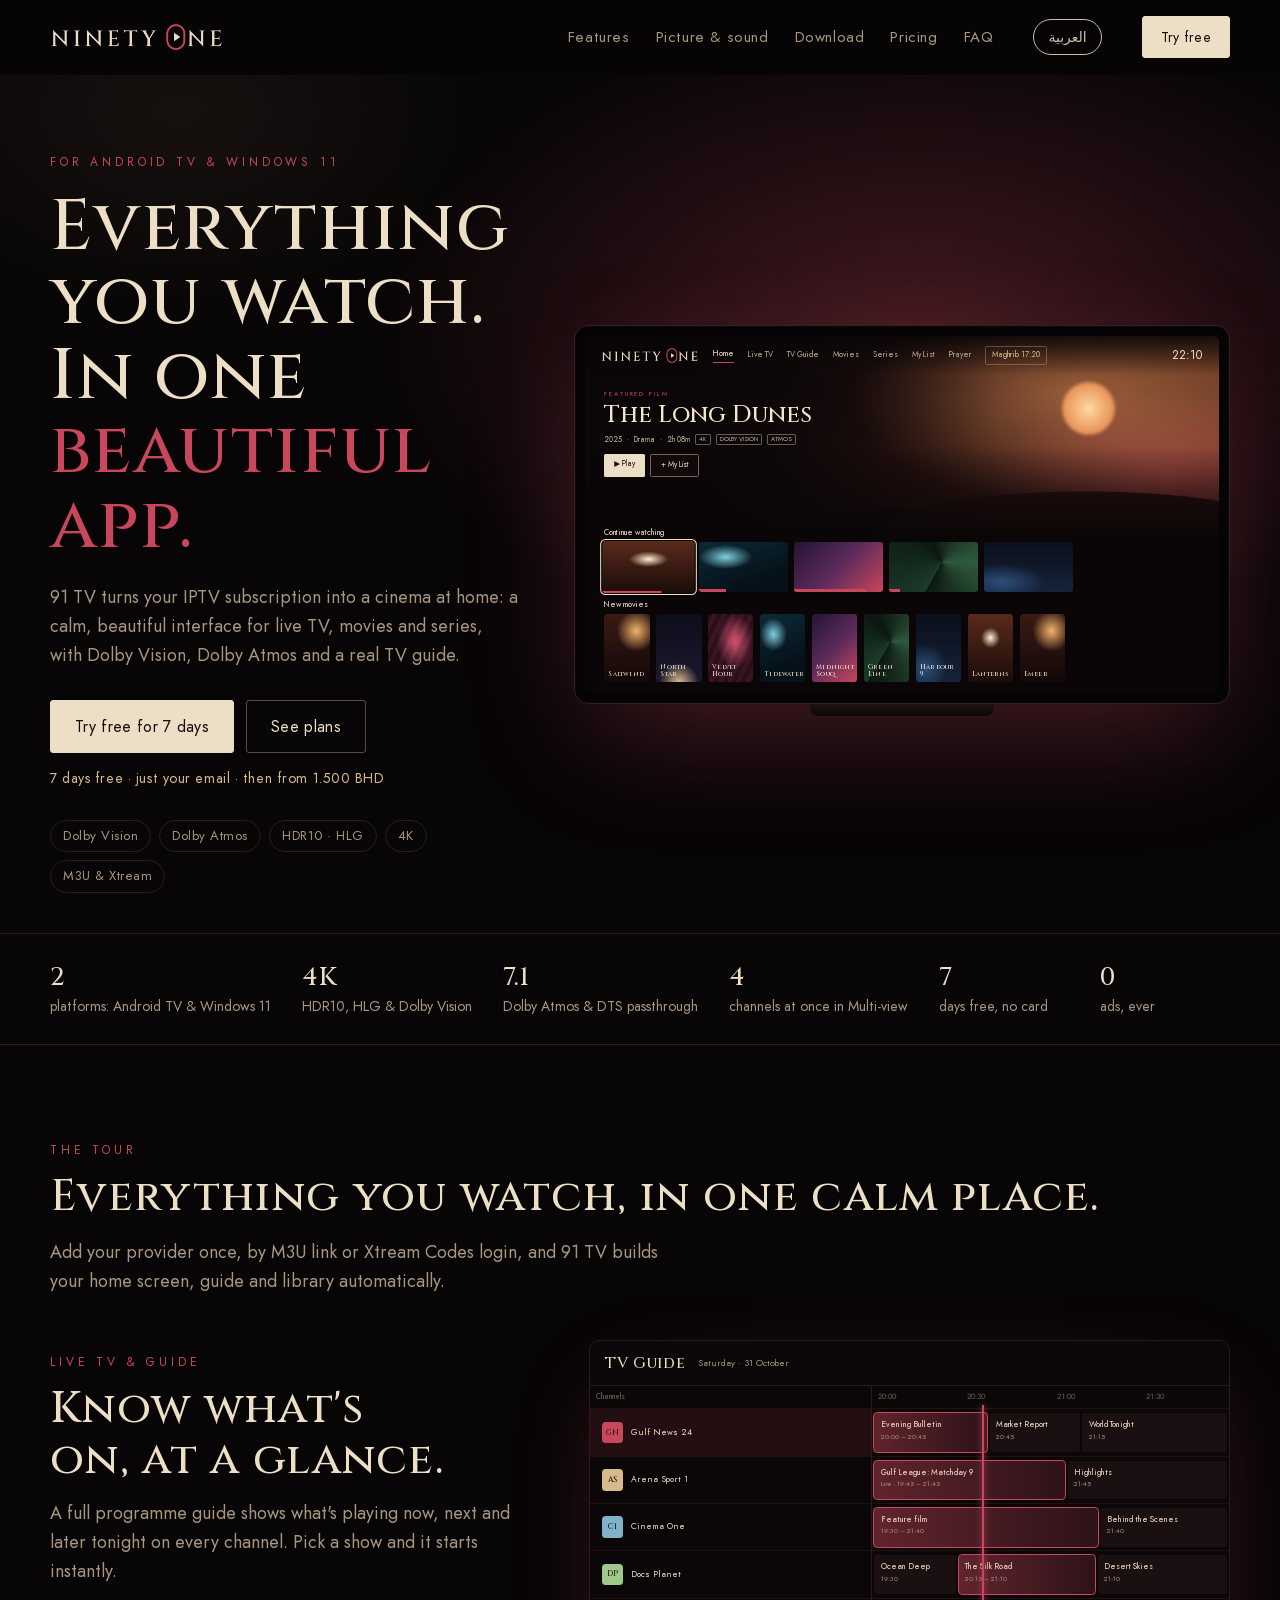
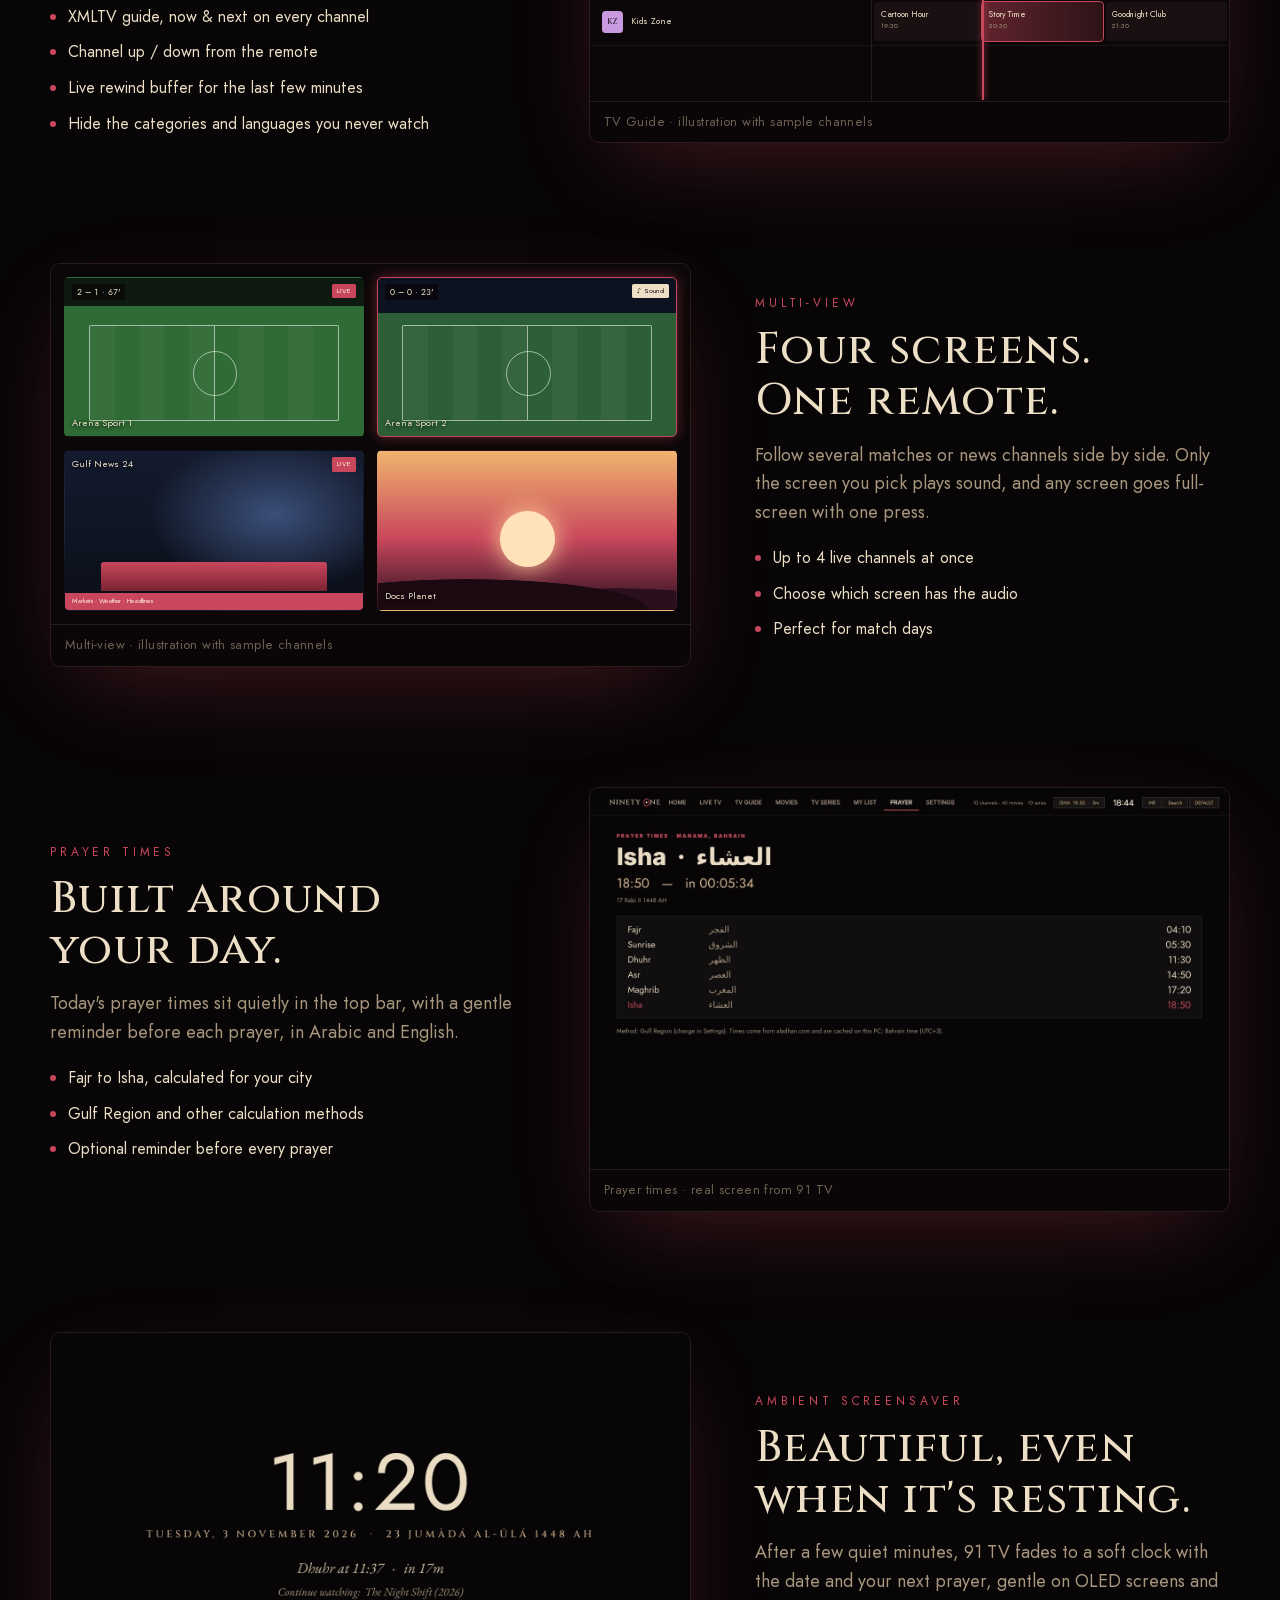
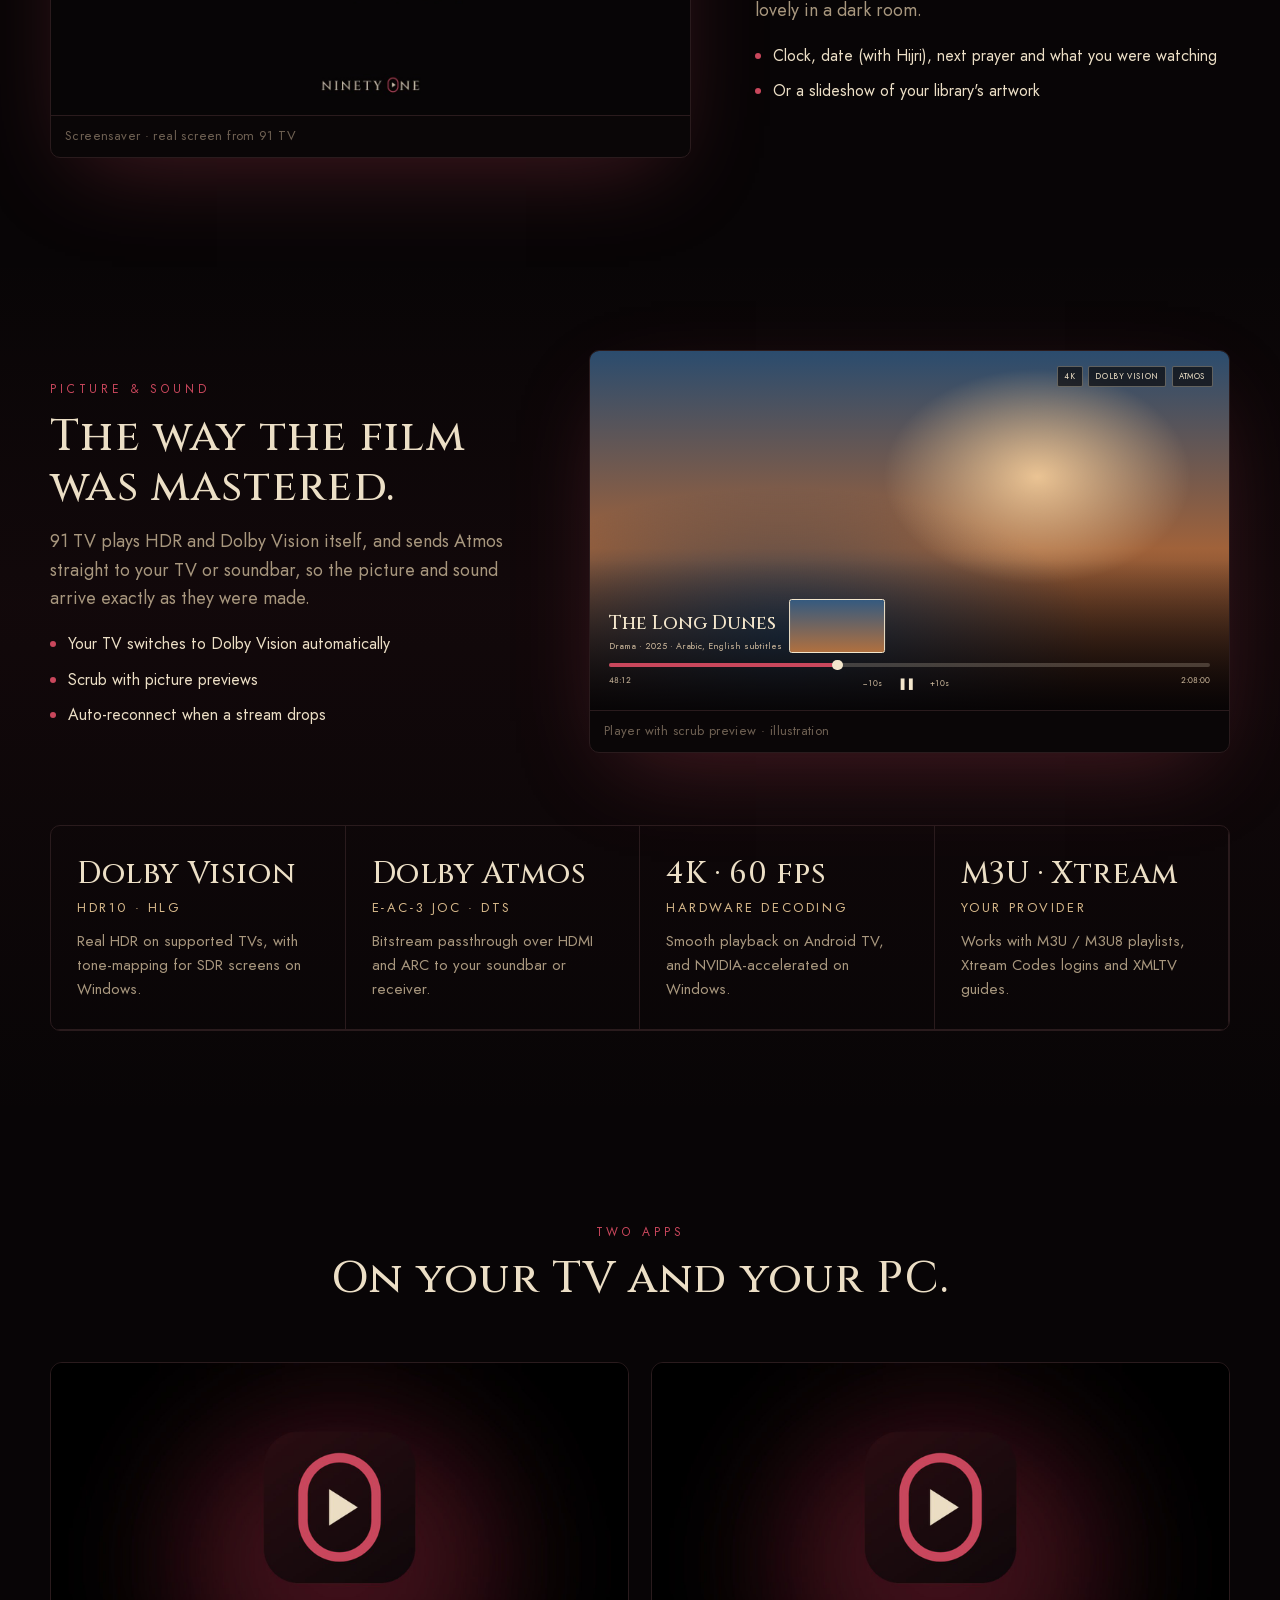
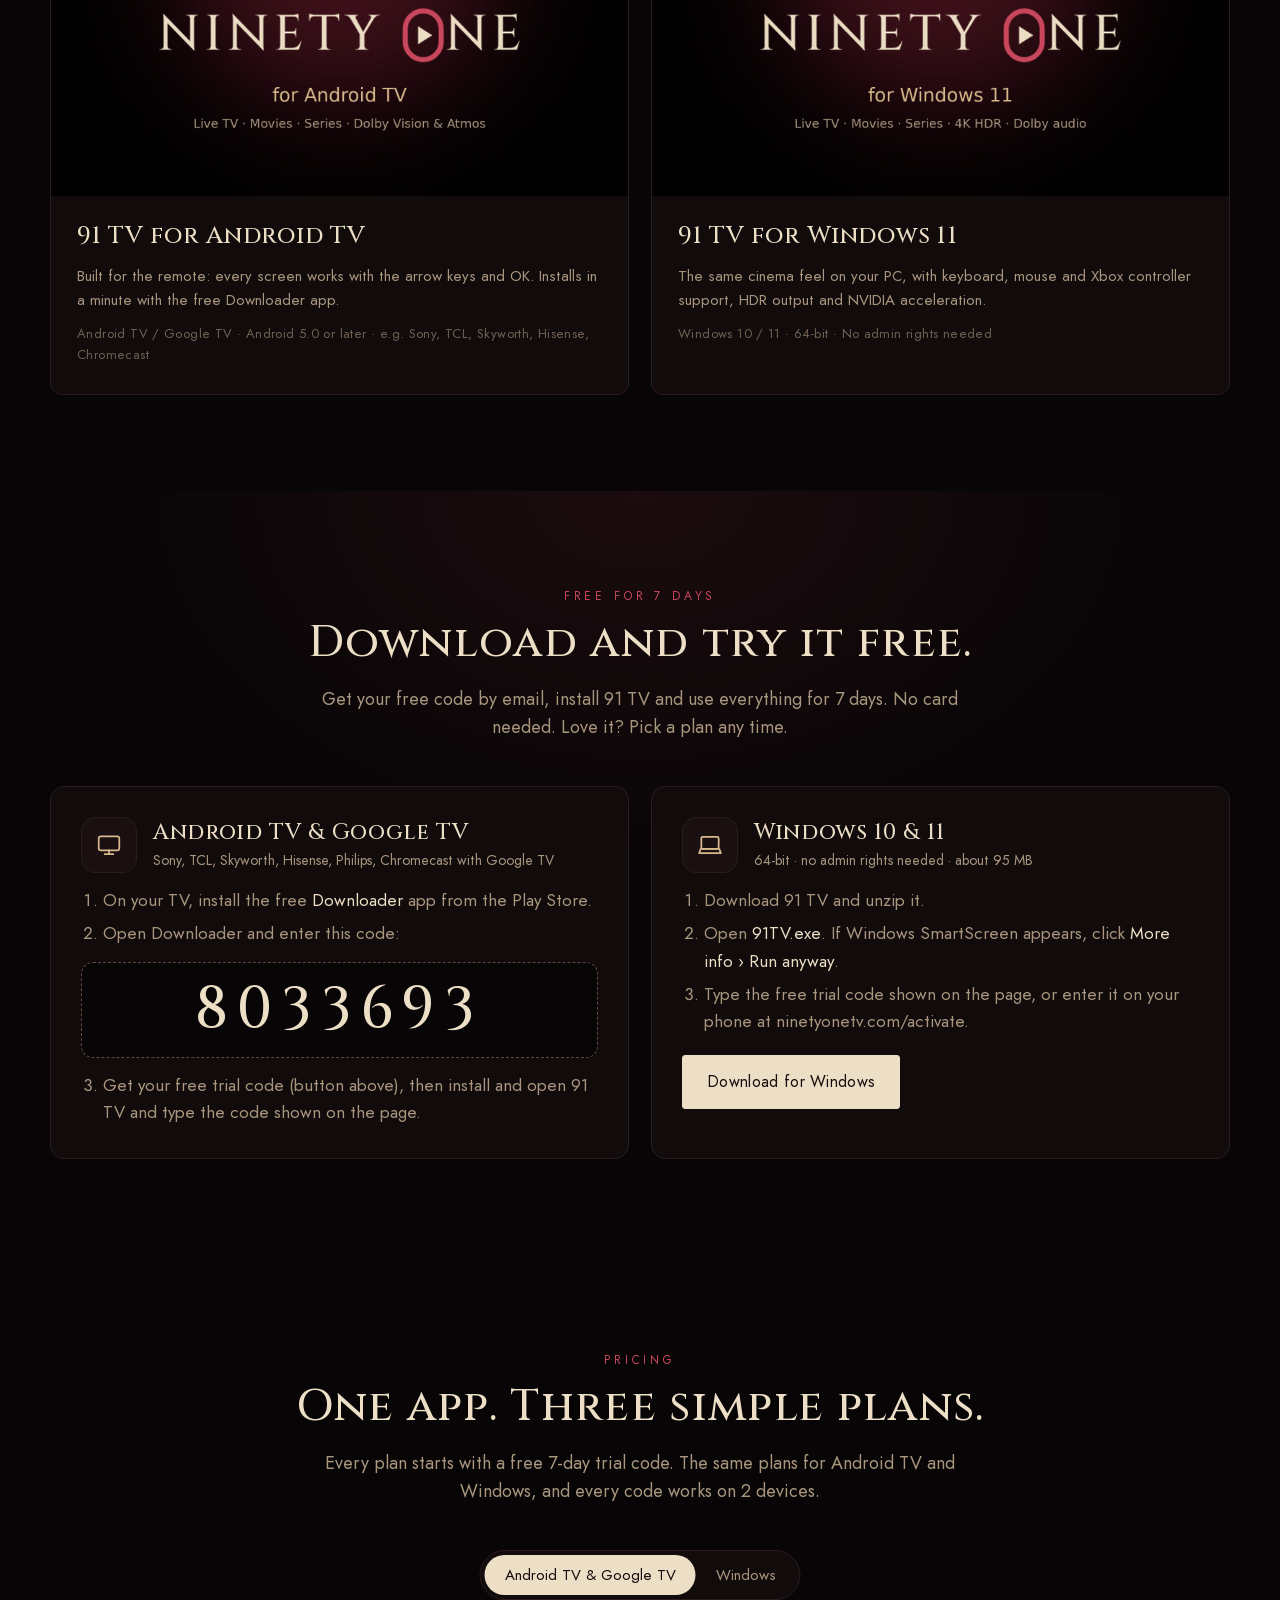
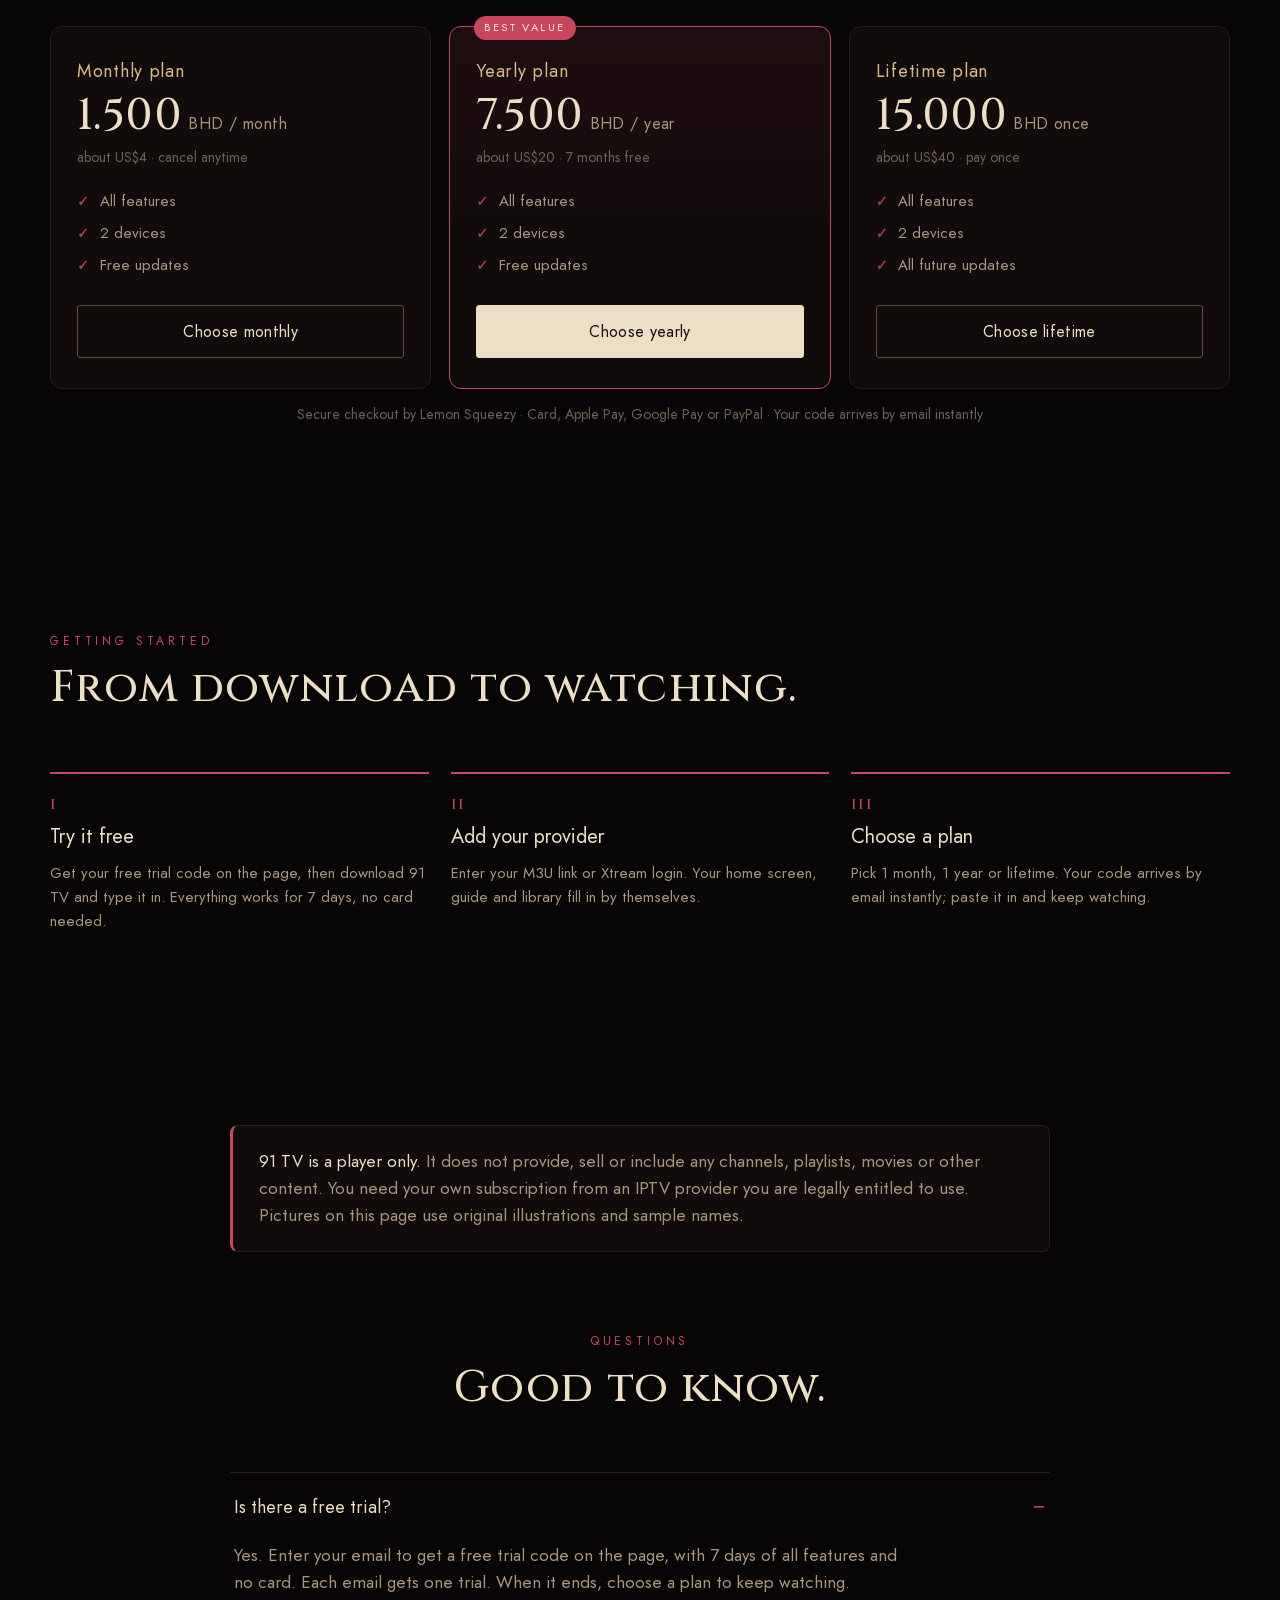
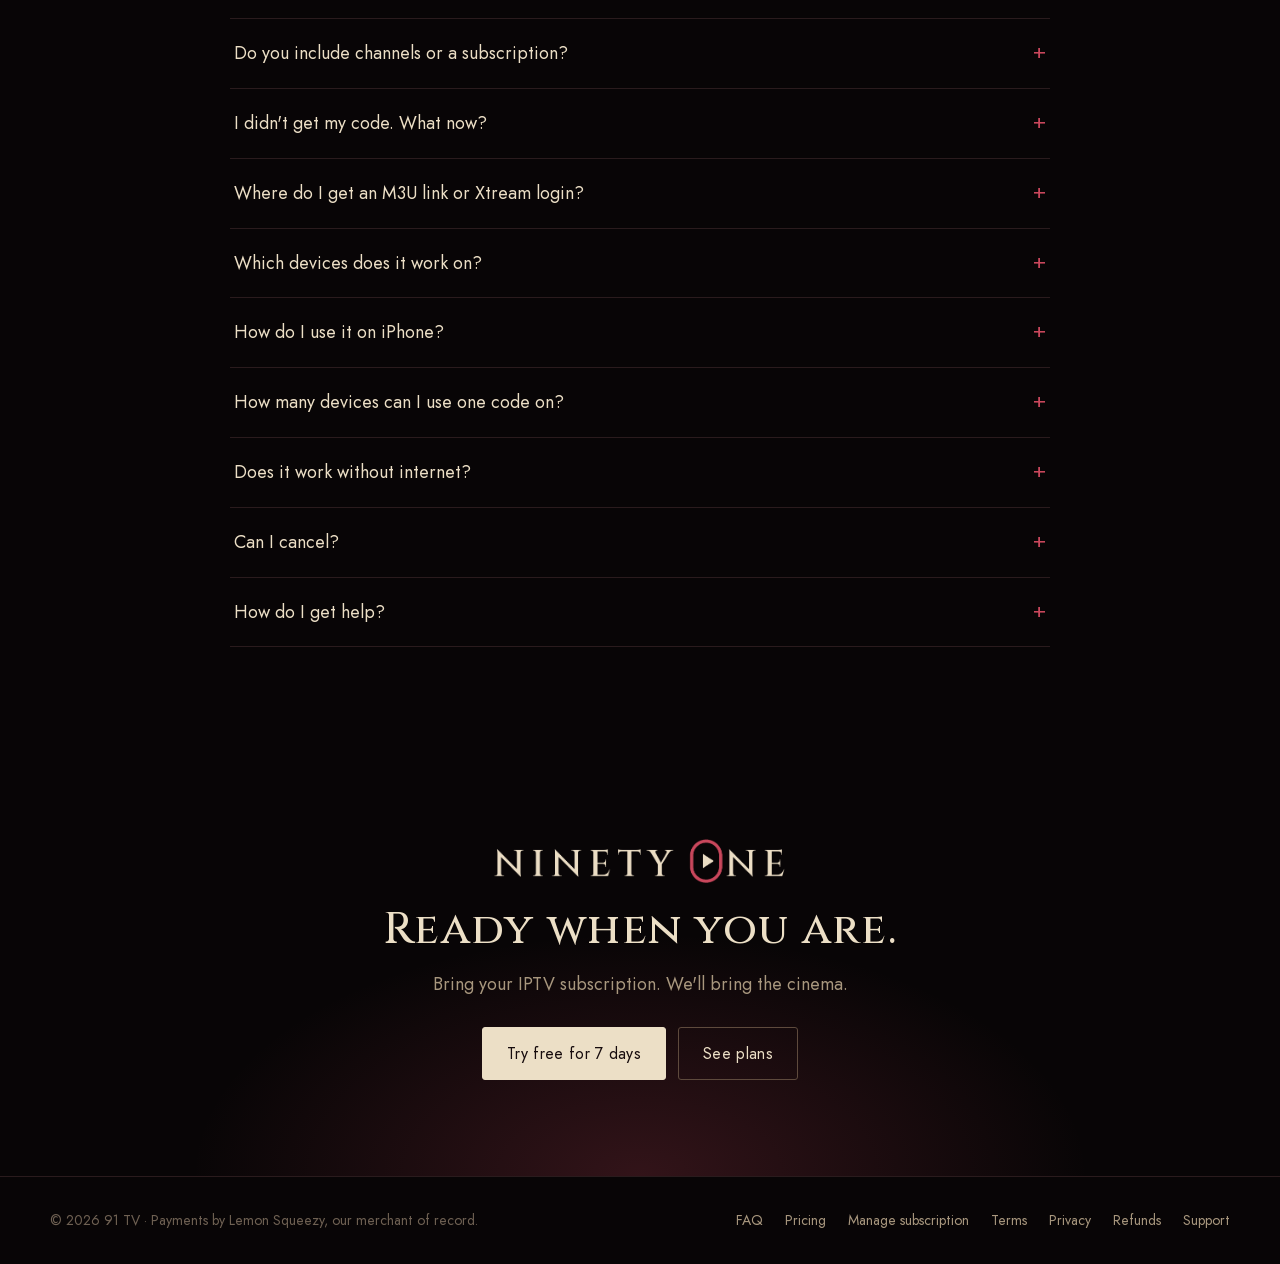
<file: docs/index.html>
<!DOCTYPE html>

<html lang="en">
<head>
<meta charset="utf-8"/>
<meta content="width=device-width,initial-scale=1,viewport-fit=cover" name="viewport"/>
<title>91 TV</title>
<meta content="91 TV is a premium IPTV player for Android TV and Windows 11. Live TV, movies and series from your own provider, in Dolby Vision and Atmos. No channels included." name="description"/>
<meta content="91 TV – your IPTV, in its best light" property="og:title"/>
<meta content="A premium IPTV player for Android TV and Windows 11. Bring your own subscription." property="og:description"/>
<meta content="site/cover_tv.jpg" property="og:image"/>
<meta content="#080506" name="theme-color"/>
<link href="icon-192.png" rel="icon"/>
<link href="icon-180.png" rel="apple-touch-icon"/>
<link as="font" crossorigin="" href="site/fonts/cinzel.ttf" rel="preload" type="font/ttf"/>
<style>
@font-face{font-family:"Cinzel";src:url(site/fonts/cinzel.ttf) format("truetype");font-weight:400 900;font-display:swap}
@font-face{font-family:"Jost";src:url(site/fonts/jost.ttf) format("truetype");font-weight:100 900;font-display:swap}
/* Layout: a darkened screening room. Rose light leaks from behind each screen; sections read like a programme, top to bottom. */
:root{
  --bg:#080506; --surface:#120b0c; --raise:#1a1012; --line:#2a1b1d; --text:#ecdfc6; --muted:#a8977e; --dim:#6f6153; --gold:#d8b98b; --rose:#c9475c; --ink:#160b0d;
  --display:"Cinzel","Trajan Pro",Georgia,serif; --body:"Jost","Avenir Next","Segoe UI",system-ui,sans-serif;
  color-scheme:dark;
}
*{box-sizing:border-box}
html{scroll-behavior:smooth}
@media (prefers-reduced-motion:reduce){html{scroll-behavior:auto}*{animation:none!important;transition:none!important}}
body{margin:0;background:var(--bg);color:var(--text);font:400 17px/1.6 var(--body);-webkit-font-smoothing:antialiased}
img{max-width:100%;height:auto;display:block}
a{color:var(--gold)}
:focus-visible{outline:2px solid var(--rose);outline-offset:3px}
.gut{padding-left:max(20px,env(safe-area-inset-left,0px));padding-right:max(20px,env(safe-area-inset-right,0px))}
.wrap{max-width:1180px;margin:0 auto}
.btn{display:inline-flex;align-items:center;gap:8px;background:var(--text);color:var(--ink);text-decoration:none;font-weight:500;padding:13px 24px;border-radius:3px;letter-spacing:.02em;font-size:16px;border:1px solid var(--text);transition:transform .15s,filter .15s}
.btn:hover{filter:brightness(1.07);transform:translateY(-1px)}
.btn.ghost{background:transparent;color:var(--text);border-color:#5e4a3d}
.eyebrow{font-size:12px;letter-spacing:.32em;text-transform:uppercase;color:var(--rose);font-weight:500}
h1,h2,h3{text-wrap:balance}
h2{font:500 clamp(28px,4vw,44px)/1.15 var(--display);letter-spacing:.03em;margin:10px 0 14px}
.sub{color:var(--muted);max-width:58ch;font-size:18px;font-weight:300;margin:0}

/* nav */
.nav{position:sticky;top:0;z-index:20;background:rgba(8,5,6,.82);backdrop-filter:blur(12px);-webkit-backdrop-filter:blur(12px);border-bottom:1px solid transparent;padding-top:env(safe-area-inset-top,0px)}
.nav.scrolled{border-bottom-color:var(--line)}
.nav .wrap{display:flex;align-items:center;gap:28px;padding-block:16px}
.nav img{height:26px;width:auto}
.nav nav{display:flex;gap:26px;margin-left:auto}
.nav nav a{color:var(--muted);text-decoration:none;font-size:15px;letter-spacing:.04em}
.nav nav a:hover{color:var(--text)}
.nav .btn{padding:9px 18px;font-size:14px}
@media (max-width:820px){.nav nav{display:none}.nav .btn{margin-left:auto}}

/* hero */
.hero{position:relative;padding-block:72px 40px;overflow:hidden}
.hero::before{content:"";position:absolute;inset:-20% -10% auto;height:120%;background:radial-gradient(50% 45% at 68% 42%,rgba(201,71,92,.30),transparent 70%),radial-gradient(30% 30% at 20% 20%,rgba(216,185,139,.07),transparent 70%);pointer-events:none}
.hero .wrap{position:relative;display:grid;grid-template-columns:minmax(0,5fr) minmax(0,7fr);gap:56px;align-items:center}
.hero h1{font:600 clamp(40px,5.6vw,72px)/1.04 var(--display);letter-spacing:.02em;margin:16px 0 20px}
.hero h1 em{font-style:normal;color:var(--rose)}
.hero .sub{margin-bottom:30px}
.ctas{display:flex;gap:12px;flex-wrap:wrap}
.chips{display:flex;flex-wrap:wrap;gap:8px;margin-top:30px}
.chip{border:1px solid var(--line);color:var(--muted);font-size:13px;padding:5px 12px;border-radius:99px;letter-spacing:.04em}
@media (max-width:920px){.hero .wrap{grid-template-columns:1fr;gap:40px}.hero{padding-block:44px 24px}}

/* TV frame */
.tv{position:relative}
.tv .bezel{background:#050304;border:1px solid #2e2224;border-radius:14px;padding:10px;box-shadow:0 40px 120px -20px rgba(201,71,92,.35),0 0 0 1px rgba(255,255,255,.02) inset}
.tv .stand{width:28%;height:12px;margin:0 auto;background:linear-gradient(#1b1214,#0c0809);border-radius:0 0 8px 8px}
.screen{position:relative;aspect-ratio:16/9;border-radius:6px;overflow:hidden;background:#0a0607;container-type:inline-size}

/* mock: home screen */
.m-top{position:absolute;inset:0 0 auto;display:flex;align-items:center;gap:2.2cqw;padding:1.6cqw 2.6cqw;font-size:1.25cqw;color:#b9a891;z-index:3;background:linear-gradient(rgba(8,5,6,.85),transparent)}
.m-top b{font:600 2.1cqw var(--display);color:var(--text);letter-spacing:.06em}
.m-logo{height:2.3cqw;width:auto;display:block}
.m-top span.on{color:var(--text);border-bottom:.2cqw solid var(--rose);padding-bottom:.3cqw}
.m-top .clk{margin-left:auto;font:500 1.9cqw var(--body);color:var(--text)}
.m-top .pr{border:1px solid rgba(216,185,139,.35);color:var(--gold);padding:.3cqw 1cqw;border-radius:.3cqw}
.m-hero{position:absolute;inset:0 0 44% 0;background:
  radial-gradient(60% 90% at 78% 30%,rgba(232,150,90,.55),transparent 60%),
  radial-gradient(40% 60% at 92% 70%,rgba(201,71,92,.5),transparent 70%),
  linear-gradient(115deg,#140a0b 30%,#3a1a14 70%,#6b3a22 100%)}
.m-hero::after{content:"";position:absolute;inset:0;background:linear-gradient(90deg,rgba(10,6,7,.92) 18%,transparent 65%),linear-gradient(transparent 55%,#0a0607)}
.m-dune{position:absolute;right:0;bottom:0;width:70%;height:55%;background:radial-gradient(120% 100% at 70% 100%,#2a120e 40%,transparent 41%),radial-gradient(90% 80% at 20% 110%,#1d0d0b 45%,transparent 46%)}
.m-sun{position:absolute;right:16%;top:22%;width:9cqw;height:9cqw;border-radius:50%;background:radial-gradient(#ffd9a3,#e8965a 60%,transparent 70%);filter:blur(.2cqw)}
.m-feat{position:absolute;left:3cqw;top:8.4cqw;z-index:2;width:42%}
.m-feat .k{font-size:1cqw;letter-spacing:.3em;color:var(--rose);text-transform:uppercase}
.m-feat h4{font:600 3.8cqw/1.05 var(--display);margin:.6cqw 0 .8cqw;color:#f3e6cc}
.m-feat .meta{font-size:1.15cqw;color:#c9b79c;display:flex;gap:.8cqw;flex-wrap:wrap;align-items:center}
.m-feat .meta em{font-style:normal;border:1px solid rgba(236,223,198,.4);padding:0 .5cqw;border-radius:.25cqw;font-size:.95cqw}
.m-feat .bt{display:flex;gap:.8cqw;margin-top:1.4cqw}
.m-feat .bt span{font-size:1.2cqw;padding:.7cqw 1.6cqw;border-radius:.25cqw;background:#ecdfc6;color:#160b0d;font-weight:600}
.m-feat .bt span+span{background:rgba(20,10,12,.6);color:#ecdfc6;border:1px solid #7a6250;font-weight:400}
.m-rows{position:absolute;left:3cqw;right:0;bottom:1.6cqw;z-index:2}
.m-rows h5{margin:0 0 .6cqw;font:500 1.25cqw var(--body);color:var(--text)}
.m-row{display:flex;gap:1cqw}
.m-row + h5{margin-top:1.2cqw}
.m-wide{flex:0 0 14cqw;aspect-ratio:16/9;border-radius:.5cqw;position:relative;overflow:hidden}
.m-wide i{position:absolute;left:0;bottom:0;height:.35cqw;background:var(--rose)}
.m-wide.f{outline:.25cqw solid var(--text);outline-offset:.2cqw;transform:scale(1.04)}
.m-post{flex:0 0 7.2cqw;aspect-ratio:2/3;border-radius:.5cqw;position:relative;overflow:hidden;display:flex;align-items:flex-end;padding:.7cqw;font:600 1cqw/1.1 var(--display);color:#f3e6cc;letter-spacing:.03em}
/* original artwork, CSS only */
.a1{background:radial-gradient(70% 50% at 70% 25%,#f2b36b,transparent 60%),linear-gradient(#3a1a14,#120808)}
.a2{background:radial-gradient(50% 40% at 30% 30%,#7fd0e0,transparent 60%),linear-gradient(160deg,#0c2a36,#06121a 70%)}
.a3{background:repeating-linear-gradient(115deg,#2a0f1a 0 6%,#3b1424 6% 12%),radial-gradient(40% 40% at 60% 40%,#c9475c,transparent)}
.a3{background-blend-mode:screen}
.a4{background:radial-gradient(60% 40% at 50% 100%,#d8b98b,transparent 70%),linear-gradient(#0d0d18,#1c1830)}
.a5{background:conic-gradient(from 210deg at 60% 40%,#1b3b2a,#0b1610,#2f5a3c,#0b1610)}
.a6{background:radial-gradient(35% 25% at 50% 35%,#fff1d6,transparent 60%),linear-gradient(#5a2a1c,#1a0c09)}
.a7{background:linear-gradient(135deg,#251433 0%,#5b2a5a 50%,#c9475c 100%)}
.a8{background:radial-gradient(80% 60% at 20% 80%,#2b4f7a,transparent 60%),linear-gradient(#0a0f1a,#16233a)}

/* sections */
section{padding-block:96px}
.head{display:flex;flex-direction:column;gap:2px;margin-bottom:44px}
.head.center{align-items:center;text-align:center}

/* strip */
.strip{border-block:1px solid var(--line);padding-block:26px}
.strip .wrap{display:flex;justify-content:space-between;gap:24px;flex-wrap:wrap}
.strip .wrap > div{display:flex;flex-direction:column;min-width:130px}
.strip b{font:600 26px var(--display);letter-spacing:.02em;font-variant-numeric:tabular-nums}
.strip span{color:var(--muted);font-size:14px}

/* showcase rows */
.show{display:grid;grid-template-columns:minmax(0,1fr) minmax(0,1.35fr);gap:64px;align-items:center}
.show.flip{grid-template-columns:minmax(0,1.35fr) minmax(0,1fr)}
.show.flip .txt{order:2}
.show + .show{margin-top:120px}
.show .txt p{color:var(--muted);margin:0 0 18px;font-weight:300;font-size:18px}
.show ul{list-style:none;margin:0;padding:0;display:grid;gap:10px}
.show li{display:flex;gap:12px;align-items:baseline;color:var(--text);font-size:16px}
.show li::before{content:"";flex:0 0 6px;height:6px;border-radius:50%;background:var(--rose);transform:translateY(-2px)}
.frame{border-radius:10px;overflow:hidden;border:1px solid var(--line);box-shadow:0 30px 90px -30px rgba(201,71,92,.35);background:#0a0607}
.frame figcaption{font-size:13px;color:var(--dim);padding:10px 14px;border-top:1px solid var(--line);letter-spacing:.03em}
@media (max-width:900px){.show,.show.flip{grid-template-columns:1fr;gap:28px}.show.flip .txt{order:0}.show + .show{margin-top:80px}}

/* mock: guide */
.guide{aspect-ratio:16/9;container-type:inline-size;display:grid;grid-template-columns:22cqw 1fr;grid-template-rows:auto 1fr;font-size:1.35cqw;background:#0b0708}
.g-head{grid-column:1/-1;display:flex;align-items:center;gap:2cqw;padding:1.8cqw 2.4cqw;border-bottom:1px solid var(--line)}
.g-head b{font:600 2.4cqw var(--display);letter-spacing:.04em}
.g-head span{color:var(--muted);font-size:1.4cqw}
.g-chs{border-right:1px solid var(--line)}
.g-ch{font-size:1.35cqw;height:7.4cqw;display:flex;align-items:center;gap:1.2cqw;padding:0 1.8cqw;border-bottom:1px solid #1d1315;color:var(--text)}
.g-ch i{width:3.4cqw;height:3.4cqw;border-radius:.6cqw;display:grid;place-items:center;font:600 1.2cqw var(--display);font-style:normal;color:#160b0d}
.g-ch.on{background:rgba(201,71,92,.12)}
.g-grid{position:relative;overflow:hidden}
.g-times{display:grid;grid-template-columns:repeat(4,1fr);color:var(--dim);font-size:1.2cqw;padding:.8cqw 0;border-bottom:1px solid #1d1315;font-variant-numeric:tabular-nums}
.g-times span{padding-left:1cqw}
.g-row{height:7.4cqw;display:flex;gap:.4cqw;padding:.6cqw .4cqw;border-bottom:1px solid #1d1315}
.g-row div{background:var(--raise);border-radius:.5cqw;padding:.8cqw 1cqw;overflow:hidden;white-space:nowrap;text-overflow:ellipsis;font-size:1.3cqw;color:var(--text)}
.g-row div small{display:block;color:var(--muted);font-size:1.05cqw}
.g-row div.now{background:linear-gradient(90deg,rgba(201,71,92,.45),rgba(201,71,92,.18));outline:.15cqw solid var(--rose)}
.g-now{position:absolute;top:0;bottom:0;left:31%;width:.25cqw;background:var(--rose);box-shadow:0 0 1cqw var(--rose)}
.g-times + .g-now{top:3cqw}

/* mock: player OSD */
.player{position:relative;aspect-ratio:16/9;container-type:inline-size;overflow:hidden;background:
  radial-gradient(40% 50% at 70% 35%,rgba(255,214,160,.85),transparent 60%),
  radial-gradient(70% 60% at 30% 80%,rgba(30,60,90,.9),transparent 70%),
  linear-gradient(180deg,#2b4c6e,#a0623a 55%,#2a140e)}
.player::before{content:"";position:absolute;inset:auto 0 0;height:42%;background:linear-gradient(transparent,rgba(5,3,4,.92))}
.p-badges{position:absolute;top:2.4cqw;right:2.6cqw;display:flex;gap:.8cqw}
.p-badges span{font-size:1.25cqw;letter-spacing:.08em;padding:.45cqw 1cqw;border-radius:.3cqw;background:rgba(8,5,6,.65);border:1px solid rgba(236,223,198,.35);color:#f3e6cc;backdrop-filter:blur(4px)}
.p-osd{position:absolute;left:3cqw;right:3cqw;bottom:2.8cqw}
.p-osd h4{margin:0 0 .4cqw;font:600 3cqw var(--display);color:#f3e6cc}
.p-osd p{margin:0 0 1.6cqw;color:#cdb99d;font-size:1.4cqw}
.p-bar{height:.5cqw;background:rgba(236,223,198,.22);border-radius:1cqw;position:relative}
.p-bar i{position:absolute;inset:0 62% 0 0;background:var(--rose);border-radius:1cqw}
.p-bar b{position:absolute;left:38%;top:50%;width:1.6cqw;height:1.6cqw;margin:-.8cqw 0 0 -.8cqw;border-radius:50%;background:#f3e6cc}
.p-bar em{position:absolute;left:38%;bottom:2.2cqw;transform:translateX(-50%);width:15cqw;aspect-ratio:16/9;border-radius:.4cqw;border:.2cqw solid #f3e6cc;background:linear-gradient(180deg,#355a7f,#b0703f);font-style:normal}
.p-ctrl .pc{display:flex;gap:2.4cqw;align-items:center}.p-ctrl .pc b{font-size:1.8cqw;color:#f3e6cc;letter-spacing:-.2cqw}
.p-ctrl{display:flex;justify-content:space-between;margin-top:1.2cqw;color:#cdb99d;font-size:1.3cqw;font-variant-numeric:tabular-nums}


/* mock: multi-view */
.multi{aspect-ratio:16/9;container-type:inline-size;display:grid;grid-template-columns:1fr 1fr;grid-template-rows:1fr 1fr;gap:1cqw;padding:1cqw;background:#0b0708}
.mv{position:relative;border-radius:.8cqw;overflow:hidden;border:.2cqw solid transparent}
.mv.on{border-color:var(--rose);box-shadow:0 0 2cqw rgba(201,71,92,.45)}
.mv .lb{position:absolute;left:1.2cqw;bottom:1cqw;z-index:2;font-size:1.5cqw;color:#f3e6cc;text-shadow:0 1px 4px #000}
.mv .live,.mv .snd{position:absolute;right:1.2cqw;top:1cqw;z-index:2;font-size:1.1cqw;letter-spacing:.12em;padding:.3cqw .8cqw;border-radius:.3cqw;background:var(--rose);color:#fff3ea}
.mv .snd{background:#ecdfc6;color:#160b0d;letter-spacing:.04em}
.mv .score{position:absolute;left:1.2cqw;top:1cqw;z-index:2;font:600 1.4cqw var(--body);background:rgba(8,5,6,.7);color:#f3e6cc;padding:.3cqw .8cqw;border-radius:.3cqw;font-variant-numeric:tabular-nums}
.s1,.s2{background:linear-gradient(180deg,#0e1a10 0 18%,#2f6b35 18% 100%)}
.s2{background:linear-gradient(180deg,#0d1220 0 22%,#2c5f37 22% 100%)}
.pitch{position:absolute;inset:30% 8% 10%;border:.18cqw solid rgba(255,255,255,.55);border-radius:.3cqw;background:repeating-linear-gradient(90deg,rgba(255,255,255,.04) 0 10%,transparent 10% 20%)}
.pitch::before{content:"";position:absolute;left:50%;top:0;bottom:0;border-left:.18cqw solid rgba(255,255,255,.55)}
.pitch::after{content:"";position:absolute;left:50%;top:50%;width:7cqw;height:7cqw;margin:-3.5cqw 0 0 -3.5cqw;border:.18cqw solid rgba(255,255,255,.55);border-radius:50%}
.s3{background:radial-gradient(60% 70% at 70% 40%,#3b4f7a,transparent 70%),linear-gradient(#141b2e,#0a0e18)}
.desk{position:absolute;left:12%;right:12%;bottom:22%;height:18%;background:linear-gradient(#c9475c,#7a2333);border-radius:.5cqw .5cqw 0 0}
.ticker{position:absolute;left:0;right:0;bottom:0;z-index:1;background:#c9475c;color:#fff3ea;font-size:1.1cqw;padding:.5cqw 1.2cqw}
.s3 .lb{bottom:auto;top:1cqw}
.s3 .desk{bottom:12%}
.s4{background:linear-gradient(180deg,#f0b46e,#c9475c 55%,#2a1020)}
.sun2{position:absolute;left:50%;top:38%;width:9cqw;height:9cqw;margin-left:-4.5cqw;border-radius:50%;background:#ffe2b8;box-shadow:0 0 4cqw #ffd39a}
.s4::after{content:"";position:absolute;left:0;right:0;bottom:0;height:38%;background:radial-gradient(120% 100% at 30% 100%,#1c0a12 50%,transparent 51%),radial-gradient(100% 90% at 80% 110%,#2a0f1c 50%,transparent 51%)}

/* download */
.trialnote{color:var(--gold);font-size:14px;letter-spacing:.04em;margin:14px 0 0}
.dl{background:radial-gradient(60% 70% at 50% 0%,rgba(201,71,92,.10),transparent 70%)}
.dlgrid{display:grid;grid-template-columns:repeat(auto-fit,minmax(min(100%,420px),1fr));gap:22px}
.dlcard{border:1px solid var(--line);border-radius:14px;background:var(--surface);padding:30px 30px 32px;display:flex;flex-direction:column;gap:14px;min-width:0}
.dlhead{display:flex;gap:16px;align-items:center}
.dlicon{color:var(--gold);width:56px;height:56px;border-radius:14px;background:var(--raise);border:1px solid var(--line);display:grid;place-items:center;flex:0 0 56px}
.dlcard h3{margin:0;font:500 22px var(--display);letter-spacing:.03em}
.dlcard p{margin:2px 0 0;color:var(--muted);font-size:14px}
.dlcard ol{margin:0;padding-left:22px;color:var(--muted);display:grid;gap:6px}
.dlcard ol b{color:var(--text);font-weight:500}
.dlcard .btn{align-self:flex-start;margin-top:6px}
.btn.soon{opacity:.6;cursor:default;pointer-events:none}
.bigcode{font:600 clamp(40px,7vw,58px)/1 var(--display);letter-spacing:.16em;color:var(--text);text-align:center;padding:18px;border:1px dashed #5e4a3d;border-radius:12px;background:var(--bg);font-variant-numeric:tabular-nums}

/* specs */
.specs{display:grid;grid-template-columns:repeat(auto-fit,minmax(min(100%,250px),1fr));border:1px solid var(--line);border-radius:10px;overflow:hidden}
.spec{padding:28px 26px;border-right:1px solid var(--line);border-bottom:1px solid var(--line);min-width:0}
.spec .v{font:600 30px var(--display);color:var(--text);letter-spacing:.02em}
.spec .l{color:var(--gold);font-size:13px;letter-spacing:.2em;text-transform:uppercase;margin:4px 0 10px}
.spec p{margin:0;color:var(--muted);font-size:15px}

/* devices */
.devices{display:grid;grid-template-columns:repeat(auto-fit,minmax(min(100%,420px),1fr));gap:22px}
.device{border:1px solid var(--line);border-radius:12px;overflow:hidden;background:var(--surface);display:flex;flex-direction:column}
.device .body{padding:24px 26px 28px;display:flex;flex-direction:column;gap:12px;flex:1}
.device h3{margin:0;font:500 24px var(--display);letter-spacing:.03em}
.device p{margin:0;color:var(--muted);font-size:15px}
.device .req{font-size:13px;color:var(--dim);letter-spacing:.03em}

/* pricing */
.plans{display:grid;grid-template-columns:repeat(3,minmax(0,1fr));gap:18px}
@media (max-width:800px){.plans{grid-template-columns:1fr}}
.plan{border:1px solid var(--line);border-radius:12px;padding:30px 26px;background:var(--surface);display:flex;flex-direction:column;gap:6px;position:relative}
.plan.best{border-color:var(--rose);background:linear-gradient(180deg,rgba(201,71,92,.12),var(--surface) 55%)}
.plan .tag{position:absolute;top:-11px;left:24px;background:var(--rose);color:#fff3ea;font-size:11px;letter-spacing:.22em;text-transform:uppercase;padding:3px 10px;border-radius:99px}
.plan h3{margin:0;font-weight:500;color:var(--gold);font-size:18px;letter-spacing:.04em}
.plan .amt{font:600 44px/1.1 var(--display);font-variant-numeric:tabular-nums;letter-spacing:.01em}
.plan .amt small{font:400 16px var(--body);color:var(--muted);margin-left:6px}
.plan .usd{color:var(--dim);font-size:14px}
.plan ul{list-style:none;padding:0;margin:14px 0 0;display:grid;gap:8px;color:var(--muted);font-size:15px}

.plat{display:inline-flex;margin:0 auto 26px;border:1px solid var(--line);border-radius:99px;padding:4px;background:var(--surface);position:relative;left:50%;transform:translateX(-50%)}
.plat button{font:500 15px var(--body);color:var(--muted);background:none;border:0;border-radius:99px;padding:9px 20px;cursor:pointer;transition:background .2s,color .2s}
.plat button.on{background:var(--text);color:var(--ink)}
.plan .buyplan{margin-top:auto;justify-content:center;width:100%}
.plan ul{margin-bottom:22px}
.plan:not(.best) .buyplan{background:transparent;color:var(--text);border:1px solid #5e4a3d}
@media (max-width:520px){.plat button{padding:9px 12px;font-size:14px}}
.plan li::before{content:"✓";color:var(--rose);margin-right:10px}
.buyrow{display:grid;grid-template-columns:repeat(auto-fit,minmax(min(100%,320px),1fr));gap:16px;margin-top:22px}
.buyrow a{justify-content:center;padding:16px}
.small{color:var(--dim);font-size:14px;text-align:center;margin-top:14px}

/* steps */
.steps{display:grid;grid-template-columns:repeat(3,minmax(0,1fr));gap:22px}
@media (max-width:820px){.steps{grid-template-columns:1fr}}
.step{border-top:2px solid var(--rose);padding-top:20px}
.step .n{font:600 15px var(--display);color:var(--rose);letter-spacing:.14em}
.step h3{margin:6px 0 8px;font-weight:500;font-size:20px}
.step p{margin:0;color:var(--muted);font-size:15px}
.code{display:inline-block;font:600 22px var(--display);letter-spacing:.12em;color:var(--text);background:var(--raise);border:1px solid var(--line);padding:4px 12px;border-radius:6px;margin-top:6px;font-variant-numeric:tabular-nums}

/* note + faq */
.note{border:1px solid var(--line);border-left:3px solid var(--rose);background:var(--surface);border-radius:8px;padding:22px 26px;color:var(--muted);max-width:820px;margin:0 auto}
.note b{color:var(--text);font-weight:500}
.faq{max-width:820px;margin:0 auto;border-top:1px solid var(--line)}
.faq details{border-bottom:1px solid var(--line)}
.faq summary{cursor:pointer;list-style:none;padding:20px 4px;font-size:18px;display:flex;justify-content:space-between;gap:16px}
.faq summary::-webkit-details-marker{display:none}
.faq summary::after{content:"+";color:var(--rose);font-size:22px;line-height:1}
.faq details[open] summary::after{content:"−"}
.faq details p{margin:0 4px 22px;color:var(--muted);max-width:68ch}

/* final */
.final{text-align:center;background:radial-gradient(50% 80% at 50% 100%,rgba(201,71,92,.22),transparent 70%)}
.final img{height:44px;width:auto;margin:0 auto 22px}
footer{border-top:1px solid var(--line);color:var(--dim);font-size:14px;padding-block:32px calc(32px + env(safe-area-inset-bottom,0px))}
footer .wrap{display:flex;justify-content:space-between;gap:16px;flex-wrap:wrap}
footer a{color:var(--muted);text-decoration:none;white-space:nowrap}
footer .wrap>span:last-child{display:flex;flex-wrap:wrap;gap:10px 22px}
</style>
</head>
<body>
<header class="nav gut" id="top">
<div class="wrap">
<a href="#top"><img alt="91 TV" height="26" src="wordmark.png" width="190"/></a>
<nav><a data-ar="المزايا" href="#features">Features</a><a data-ar="الصورة والصوت" href="#picture">Picture &amp; sound</a><a data-ar="التحميل" href="#download">Download</a><a data-ar="الأسعار" href="#pricing">Pricing</a><a data-ar="الأسئلة الشائعة" href="#faq">FAQ</a></nav>
<button aria-label="Switch language" id="lang" type="button">العربية</button><a class="btn" data-ar="جرّب مجانًا" href="/trial/">Try free</a>
</div>
</header>
<section class="hero gut">
<div class="wrap">
<div>
<span class="eyebrow" data-ar="لأجهزة &lt;bdi&gt;Android TV&lt;/bdi&gt; و &lt;bdi&gt;Windows 11&lt;/bdi&gt;">For Android TV &amp; Windows 11</span>
<h1 data-ar="كل ما تشاهده. في تطبيق &lt;em&gt;واحد أنيق.&lt;/em&gt;">Everything you watch. In one <em>beautiful app.</em></h1>
<p class="sub" data-ar="يحوّل &lt;bdi&gt;91 TV&lt;/bdi&gt; اشتراك &lt;bdi&gt;IPTV&lt;/bdi&gt; الخاص بك إلى سينما في بيتك: واجهة هادئة وجميلة للبث المباشر والأفلام والمسلسلات، مع &lt;bdi&gt;Dolby Vision&lt;/bdi&gt; و &lt;bdi&gt;Dolby Atmos&lt;/bdi&gt; ودليل برامج حقيقي.">91 TV turns your IPTV subscription into a cinema at home: a calm, beautiful interface for live TV, movies and series, with Dolby Vision, Dolby Atmos and a real TV guide.</p>
<div class="ctas"><a class="btn" data-ar="جرّب مجانًا لمدة &lt;bdi&gt;7&lt;/bdi&gt; أيام" href="/trial/">Try free for 7 days</a><a class="btn ghost" data-ar="شاهد الخطط" href="#pricing">See plans</a></div>
<p class="trialnote" data-ar="&lt;bdi&gt;7&lt;/bdi&gt; أيام مجانًا · بريدك الإلكتروني فقط · ثم ابتداءً من &lt;bdi&gt;1.500&lt;/bdi&gt; د.ب">7 days free · just your email · then from 1.500 BHD</p>
<div class="chips"><span class="chip">Dolby Vision</span><span class="chip">Dolby Atmos</span><span class="chip">HDR10 · HLG</span><span class="chip">4K</span><span class="chip">M3U &amp; Xtream</span></div>
</div>
<div aria-label="91 TV home screen" class="tv">
<div class="bezel"><div class="screen">
<div class="m-top"><img alt="91 TV" class="m-logo" src="wordmark.png"/><span class="on">Home</span><span>Live TV</span><span>TV Guide</span><span>Movies</span><span>Series</span><span>My List</span><span>Prayer</span><span class="pr">Maghrib 17:20</span><span class="clk" id="clk">20:45</span></div>
<div class="m-hero"><div class="m-sun"></div><div class="m-dune"></div></div>
<div class="m-feat"><div class="k">Featured film</div><h4>The Long Dunes</h4><div class="meta"><span>2025</span><span>·</span><span>Drama</span><span>·</span><span>2h 08m</span><em>4K</em><em>DOLBY VISION</em><em>ATMOS</em></div><div class="bt"><span>▶ Play</span><span>+ My List</span></div></div>
<div class="m-rows">
<h5>Continue watching</h5>
<div class="m-row"><div class="m-wide a6 f"><i style="width:64%"></i></div><div class="m-wide a2"><i style="width:30%"></i></div><div class="m-wide a7"><i style="width:82%"></i></div><div class="m-wide a5"><i style="width:12%"></i></div><div class="m-wide a8"></div></div>
<h5>New movies</h5>
<div class="m-row"><div class="m-post a1">Saltwind</div><div class="m-post a4">North Star</div><div class="m-post a3">Velvet Hour</div><div class="m-post a2">Tidewater</div><div class="m-post a7">Midnight Souq</div><div class="m-post a5">Green Line</div><div class="m-post a8">Harbour 9</div><div class="m-post a6">Lanterns</div><div class="m-post a1">Ember</div></div>
</div>
</div></div>
<div class="stand"></div>
</div>
</div>
</section>
<div class="strip gut">
<div class="wrap">
<div><b>2</b><span data-ar="منصتان: &lt;bdi&gt;Android TV&lt;/bdi&gt; و &lt;bdi&gt;Windows 11&lt;/bdi&gt;">platforms: Android TV &amp; Windows 11</span></div>
<div><b>4K</b><span>HDR10, HLG &amp; Dolby Vision</span></div>
<div><b>7.1</b><span data-ar="تمرير &lt;bdi&gt;Dolby Atmos&lt;/bdi&gt; و &lt;bdi&gt;DTS&lt;/bdi&gt;">Dolby Atmos &amp; DTS passthrough</span></div>
<div><b>4</b><span data-ar="قنوات في وقت واحد بالعرض المتعدد">channels at once in Multi-view</span></div>
<div><b>7</b><span data-ar="أيام مجانًا بدون بطاقة">days free, no card</span></div>
<div><b>0</b><span data-ar="إعلانات، أبدًا">ads, ever</span></div>
</div>
</div>
<main>
<section class="gut" id="features">
<div class="wrap">
<div class="head"><span class="eyebrow" data-ar="جولة في التطبيق">The tour</span><h2 data-ar="كل ما تشاهده، في مكان واحد هادئ.">Everything you watch, in one calm place.</h2><p class="sub" data-ar="أضف مزوّد الخدمة مرة واحدة برابط &lt;bdi&gt;M3U&lt;/bdi&gt; أو ببيانات &lt;bdi&gt;Xtream Codes&lt;/bdi&gt;، وسيبني &lt;bdi&gt;91 TV&lt;/bdi&gt; شاشتك الرئيسية والدليل والمكتبة تلقائيًا.">Add your provider once, by M3U link or Xtream Codes login, and 91 TV builds your home screen, guide and library automatically.</p></div>
<div class="show">
<div class="txt">
<span class="eyebrow" data-ar="البث المباشر والدليل">Live TV &amp; guide</span>
<h2 data-ar="اعرف ما يُعرض، بنظرة واحدة.">Know what's on, at a glance.</h2>
<p data-ar="يعرض دليل البرامج الكامل ما يُعرض الآن وما بعده وما يُعرض لاحقًا الليلة على كل قناة. اختر برنامجًا ويبدأ فورًا.">A full programme guide shows what's playing now, next and later tonight on every channel. Pick a show and it starts instantly.</p>
<ul><li data-ar="دليل &lt;bdi&gt;XMLTV&lt;/bdi&gt;: الآن والتالي على كل قناة">XMLTV guide, now &amp; next on every channel</li><li data-ar="تبديل القنوات بالأعلى والأسفل من جهاز التحكم">Channel up / down from the remote</li><li data-ar="إرجاع البث المباشر لآخر بضع دقائق">Live rewind buffer for the last few minutes</li><li data-ar="أخفِ الفئات واللغات التي لا تشاهدها">Hide the categories and languages you never watch</li></ul>
</div>
<figure class="frame" style="margin:0">
<div aria-label="TV guide" class="guide">
<div class="g-head"><b>TV Guide</b><span>Saturday · 31 October</span></div>
<div class="g-chs">
<div class="g-times" style="grid-template-columns:1fr"><span>Channels</span></div>
<div class="g-ch on"><i style="background:#c9475c">GN</i>Gulf News 24</div>
<div class="g-ch"><i style="background:#d8b98b">AS</i>Arena Sport 1</div>
<div class="g-ch"><i style="background:#7fb3c9">C1</i>Cinema One</div>
<div class="g-ch"><i style="background:#9fc98a">DP</i>Docs Planet</div>
<div class="g-ch"><i style="background:#c99adf">KZ</i>Kids Zone</div>
</div>
<div class="g-grid">
<div class="g-times"><span>20:00</span><span>20:30</span><span>21:00</span><span>21:30</span></div>
<div class="g-now"></div>
<div class="g-row"><div class="now" style="flex:1.3">Evening Bulletin<small>20:00 – 20:45</small></div><div style="flex:1">Market Report<small>20:45</small></div><div style="flex:1.7">World Tonight<small>21:15</small></div></div>
<div class="g-row"><div class="now" style="flex:2.2">Gulf League: Matchday 9<small>Live · 19:45 – 21:45</small></div><div style="flex:1.8">Highlights<small>21:45</small></div></div>
<div class="g-row"><div class="now" style="flex:2.6">Feature film<small>19:30 – 21:40</small></div><div style="flex:1.4">Behind the Scenes<small>21:40</small></div></div>
<div class="g-row"><div style="flex:.9">Ocean Deep<small>19:30</small></div><div class="now" style="flex:1.6">The Silk Road<small>20:15 – 21:10</small></div><div style="flex:1.5">Desert Skies<small>21:10</small></div></div>
<div class="g-row"><div style="flex:1.2">Cartoon Hour<small>19:30</small></div><div class="now" style="flex:1.4">Story Time<small>20:30</small></div><div style="flex:1.4">Goodnight Club<small>21:30</small></div></div>
</div>
</div>
<figcaption data-ar="دليل البرامج · رسم توضيحي بقنوات تجريبية">TV Guide · illustration with sample channels</figcaption>
</figure>
</div>
<div class="show flip">
<div class="txt">
<span class="eyebrow" data-ar="العرض المتعدد">Multi-view</span>
<h2 data-ar="أربع شاشات. جهاز تحكم واحد.">Four screens. One remote.</h2>
<p data-ar="تابع عدة مباريات أو قنوات إخبارية جنبًا إلى جنب. الصوت يعمل فقط على الشاشة التي تختارها، ويمكن تكبير أي شاشة بضغطة واحدة.">Follow several matches or news channels side by side. Only the screen you pick plays sound, and any screen goes full-screen with one press.</p>
<ul><li data-ar="حتى &lt;bdi&gt;4&lt;/bdi&gt; قنوات مباشرة في وقت واحد">Up to 4 live channels at once</li><li data-ar="اختر الشاشة التي يصدر منها الصوت">Choose which screen has the audio</li><li data-ar="مثالي لأيام المباريات">Perfect for match days</li></ul>
</div>
<figure class="frame" style="margin:0">
<div aria-label="Multi-view with four live channels" class="multi">
<div class="mv s1"><span class="lb">Arena Sport 1</span><span class="live">LIVE</span><div class="pitch"></div><span class="score">2 – 1 · 67'</span></div>
<div class="mv s2 on"><span class="lb">Arena Sport 2</span><span class="snd">♪ Sound</span><div class="pitch"></div><span class="score">0 – 0 · 23'</span></div>
<div class="mv s3"><span class="lb">Gulf News 24</span><span class="live">LIVE</span><div class="desk"></div><span class="ticker">Markets · Weather · Headlines</span></div>
<div class="mv s4"><span class="lb">Docs Planet</span><div class="sun2"></div></div>
</div>
<figcaption data-ar="العرض المتعدد · رسم توضيحي بقنوات تجريبية">Multi-view · illustration with sample channels</figcaption>
</figure>
</div>
<div class="show">
<div class="txt">
<span class="eyebrow" data-ar="أوقات الصلاة">Prayer times</span>
<h2 data-ar="مصمم حول يومك.">Built around your day.</h2>
<p data-ar="تظهر أوقات الصلاة اليوم بهدوء في الشريط العلوي، مع تنبيه لطيف قبل كل صلاة، بالعربية والإنجليزية.">Today's prayer times sit quietly in the top bar, with a gentle reminder before each prayer, in Arabic and English.</p>
<ul><li data-ar="من الفجر إلى العشاء، محسوبة لمدينتك">Fajr to Isha, calculated for your city</li><li data-ar="منطقة الخليج وطرق حساب أخرى">Gulf Region and other calculation methods</li><li data-ar="تنبيه اختياري قبل كل صلاة">Optional reminder before every prayer</li></ul>
</div>
<figure class="frame" data-ar="أوقات الصلاة · شاشة حقيقية من &lt;bdi&gt;91 TV&lt;/bdi&gt;" style="margin:0"><img alt="91 TV prayer times screen" height="860" loading="lazy" src="site/shot-prayer.jpg" width="1440"/><figcaption>Prayer times · real screen from 91 TV</figcaption></figure>
</div>
<div class="show flip">
<div class="txt">
<span class="eyebrow" data-ar="شاشة التوقف الهادئة">Ambient screensaver</span>
<h2 data-ar="جميل حتى وهو في وضع الراحة.">Beautiful, even when it's resting.</h2>
<p data-ar="بعد بضع دقائق هادئة، ينتقل &lt;bdi&gt;91 TV&lt;/bdi&gt; إلى ساعة ناعمة مع التاريخ وصلاتك القادمة، لطيفة على شاشات &lt;bdi&gt;OLED&lt;/bdi&gt; وجميلة في الغرفة المظلمة.">After a few quiet minutes, 91 TV fades to a soft clock with the date and your next prayer, gentle on OLED screens and lovely in a dark room.</p>
<ul><li data-ar="الساعة والتاريخ الميلادي والهجري والصلاة القادمة وما كنت تشاهده">Clock, date (with Hijri), next prayer and what you were watching</li><li data-ar="أو عرض صور من مكتبتك">Or a slideshow of your library's artwork</li></ul>
</div>
<figure class="frame" data-ar="شاشة التوقف · شاشة حقيقية من &lt;bdi&gt;91 TV&lt;/bdi&gt;" style="margin:0"><img alt="91 TV screensaver clock" height="860" loading="lazy" src="site/shot-saver-2.jpg" width="1440"/><figcaption>Screensaver · real screen from 91 TV</figcaption></figure>
</div>
</div>
</section>
<section class="gut" id="picture" style="background:linear-gradient(180deg,transparent,rgba(201,71,92,.05) 40%,transparent)">
<div class="wrap">
<div class="show">
<div class="txt">
<span class="eyebrow" data-ar="الصورة والصوت">Picture &amp; sound</span>
<h2 data-ar="كما صُنع الفيلم تمامًا.">The way the film was mastered.</h2>
<p data-ar="يشغّل &lt;bdi&gt;91 TV&lt;/bdi&gt; صور &lt;bdi&gt;HDR&lt;/bdi&gt; و &lt;bdi&gt;Dolby Vision&lt;/bdi&gt; بنفسه، ويرسل &lt;bdi&gt;Atmos&lt;/bdi&gt; مباشرة إلى تلفازك أو مكبّر الصوت، فتصل الصورة والصوت كما صُنعا.">91 TV plays HDR and Dolby Vision itself, and sends Atmos straight to your TV or soundbar, so the picture and sound arrive exactly as they were made.</p>
<ul><li data-ar="يتحول تلفازك إلى &lt;bdi&gt;Dolby Vision&lt;/bdi&gt; تلقائيًا">Your TV switches to Dolby Vision automatically</li><li data-ar="تنقّل بمعاينة للصورة">Scrub with picture previews</li><li data-ar="إعادة اتصال تلقائية عند انقطاع البث">Auto-reconnect when a stream drops</li></ul>
</div>
<figure class="frame" style="margin:0">
<div aria-label="91 TV player" class="player">
<div class="p-badges"><span>4K</span><span>DOLBY VISION</span><span>ATMOS</span></div>
<div class="p-osd"><h4>The Long Dunes</h4><p>Drama · 2025 · Arabic, English subtitles</p>
<div class="p-bar"><i></i><b></b><em></em></div>
<div class="p-ctrl"><span>48:12</span><span class="pc">−10s<b>❚❚</b>+10s</span><span>2:08:00</span></div>
</div>
</div>
<figcaption data-ar="المشغّل مع معاينة التنقل · رسم توضيحي">Player with scrub preview · illustration</figcaption>
</figure>
</div>
<div class="specs" style="margin-top:72px">
<div class="spec"><div class="v">Dolby Vision</div><div class="l">HDR10 · HLG</div><p data-ar="&lt;bdi&gt;HDR&lt;/bdi&gt; حقيقي على التلفزيونات المدعومة، مع تحويل الألوان لشاشات &lt;bdi&gt;SDR&lt;/bdi&gt; على &lt;bdi&gt;Windows.&lt;/bdi&gt;">Real HDR on supported TVs, with tone-mapping for SDR screens on Windows.</p></div>
<div class="spec"><div class="v">Dolby Atmos</div><div class="l">E-AC-3 JOC · DTS</div><p data-ar="تمرير الصوت الخام عبر &lt;bdi&gt;HDMI&lt;/bdi&gt; و &lt;bdi&gt;ARC&lt;/bdi&gt; إلى مكبّر الصوت أو الريسيفر.">Bitstream passthrough over HDMI and ARC to your soundbar or receiver.</p></div>
<div class="spec"><div class="v">4K · 60 fps</div><div class="l" data-ar="فك ترميز بالعتاد">Hardware decoding</div><p data-ar="تشغيل سلس على &lt;bdi&gt;Android TV&lt;/bdi&gt;، وبتسريع &lt;bdi&gt;NVIDIA&lt;/bdi&gt; على &lt;bdi&gt;Windows.&lt;/bdi&gt;">Smooth playback on Android TV, and NVIDIA-accelerated on Windows.</p></div>
<div class="spec"><div class="v">M3U · Xtream</div><div class="l" data-ar="مزوّدك">Your provider</div><p data-ar="يعمل مع قوائم &lt;bdi&gt;M3U / M3U8&lt;/bdi&gt; وبيانات &lt;bdi&gt;Xtream Codes&lt;/bdi&gt; وأدلة &lt;bdi&gt;XMLTV.&lt;/bdi&gt;">Works with M3U / M3U8 playlists, Xtream Codes logins and XMLTV guides.</p></div>
</div>
</div>
</section>
<section class="gut">
<div class="wrap">
<div class="head center"><span class="eyebrow" data-ar="تطبيقان">Two apps</span><h2 data-ar="على تلفازك وحاسوبك.">On your TV and your PC.</h2></div>
<div class="devices">
<div class="device"><img alt="91 TV for Android TV" height="1200" loading="lazy" src="site/cover_tv.jpg" width="1600"/><div class="body"><h3 data-ar="&lt;bdi&gt;91 TV&lt;/bdi&gt; لـ &lt;bdi&gt;Android TV&lt;/bdi&gt;">91 TV for Android TV</h3><p data-ar="مصمم لجهاز التحكم: تعمل كل شاشة بأسهم التنقل وزر &lt;bdi&gt;OK.&lt;/bdi&gt; يُثبَّت في دقيقة عبر تطبيق &lt;bdi&gt;Downloader&lt;/bdi&gt; المجاني.">Built for the remote: every screen works with the arrow keys and OK. Installs in a minute with the free Downloader app.</p><span class="req" data-ar="&lt;bdi&gt;Android TV / Google TV · Android 5.0&lt;/bdi&gt; أو أحدث · مثل &lt;bdi&gt;Sony&lt;/bdi&gt; و &lt;bdi&gt;TCL&lt;/bdi&gt; و &lt;bdi&gt;Skyworth&lt;/bdi&gt; و &lt;bdi&gt;Hisense&lt;/bdi&gt; و &lt;bdi&gt;Chromecast&lt;/bdi&gt;">Android TV / Google TV · Android 5.0 or later · e.g. Sony, TCL, Skyworth, Hisense, Chromecast</span></div></div>
<div class="device"><img alt="91 TV for Windows 11" height="1200" loading="lazy" src="site/cover_win.jpg" width="1600"/><div class="body"><h3 data-ar="&lt;bdi&gt;91 TV&lt;/bdi&gt; لـ &lt;bdi&gt;Windows 11&lt;/bdi&gt;">91 TV for Windows 11</h3><p data-ar="الإحساس السينمائي نفسه على حاسوبك، مع دعم لوحة المفاتيح والفأرة وذراع &lt;bdi&gt;Xbox&lt;/bdi&gt;، وإخراج &lt;bdi&gt;HDR&lt;/bdi&gt; وتسريع &lt;bdi&gt;NVIDIA.&lt;/bdi&gt;">The same cinema feel on your PC, with keyboard, mouse and Xbox controller support, HDR output and NVIDIA acceleration.</p><span class="req" data-ar="&lt;bdi&gt;Windows 10 / 11 · 64&lt;/bdi&gt; بت · لا يحتاج صلاحيات المسؤول">Windows 10 / 11 · 64-bit · No admin rights needed</span></div></div>
</div>
</div>
</section>
<section class="gut dl" id="download">
<div class="wrap">
<div class="head center"><span class="eyebrow" data-ar="مجانًا لمدة &lt;bdi&gt;7&lt;/bdi&gt; أيام">Free for 7 days</span><h2 data-ar="حمّل وجرّب مجانًا.">Download and try it free.</h2><p class="sub" data-ar="احصل على رمزك المجاني عبر البريد الإلكتروني، ثم ثبّت &lt;bdi&gt;91 TV&lt;/bdi&gt; واستخدم كل شيء لمدة &lt;bdi&gt;7&lt;/bdi&gt; أيام. بدون بطاقة. أعجبك؟ اختر خطة في أي وقت.">Get your free code by email, install 91 TV and use everything for 7 days. No card needed. Love it? Pick a plan any time.</p></div>
<div class="dlgrid">
<div class="dlcard">
<div class="dlhead"><span aria-hidden="true" class="dlicon"><svg fill="none" height="26" stroke="currentColor" stroke-linecap="round" stroke-linejoin="round" stroke-width="1.6" viewbox="0 0 24 24" width="26"><rect height="13" rx="2" width="19" x="2.5" y="4"></rect><path d="M8 20.5h8M12 17v3.5"></path></svg></span><div><h3 data-ar="&lt;bdi&gt;Android TV&lt;/bdi&gt; و &lt;bdi&gt;Google TV&lt;/bdi&gt;">Android TV &amp; Google TV</h3><p data-ar="&lt;bdi&gt;Sony&lt;/bdi&gt; و &lt;bdi&gt;TCL&lt;/bdi&gt; و &lt;bdi&gt;Skyworth&lt;/bdi&gt; و &lt;bdi&gt;Hisense&lt;/bdi&gt; و &lt;bdi&gt;Philips&lt;/bdi&gt; و &lt;bdi&gt;Chromecast with Google TV&lt;/bdi&gt;">Sony, TCL, Skyworth, Hisense, Philips, Chromecast with Google TV</p></div></div>
<ol>
<li data-ar="على تلفازك، ثبّت تطبيق &lt;b&gt;&lt;bdi&gt;Downloader&lt;/bdi&gt;&lt;/b&gt; المجاني من متجر &lt;bdi&gt;Play.&lt;/bdi&gt;">On your TV, install the free <b>Downloader</b> app from the Play Store.</li>
<li data-ar="افتح &lt;bdi&gt;Downloader&lt;/bdi&gt; وأدخل هذا الرمز:">Open Downloader and enter this code:</li>
</ol>
<div aria-label="Downloader code 8033693" class="bigcode">8033693</div>
<ol data-ar="احصل على رمز التجربة المجانية (الزر أعلاه)، ثم ثبّت &lt;bdi&gt;91 TV&lt;/bdi&gt; وافتحه واكتب الرمز الذي ظهر لك في الصفحة." start="3"><li>Get your free trial code (button above), then install and open 91 TV and type the code shown on the page.</li></ol>
</div>
<div class="dlcard">
<div class="dlhead"><span aria-hidden="true" class="dlicon"><svg fill="none" height="26" stroke="currentColor" stroke-linecap="round" stroke-linejoin="round" stroke-width="1.6" viewbox="0 0 24 24" width="26"><rect height="11" rx="1.5" width="16" x="4" y="4.5"></rect><path d="M2 19.5h20l-1.5-4h-17z"></path></svg></span><div><h3 data-ar="&lt;bdi&gt;Windows 10&lt;/bdi&gt; و &lt;bdi&gt;11&lt;/bdi&gt;">Windows 10 &amp; 11</h3><p data-ar="&lt;bdi&gt;64&lt;/bdi&gt; بت · بدون صلاحيات المسؤول · حوالي &lt;bdi&gt;95&lt;/bdi&gt; ميغابايت">64-bit · no admin rights needed · about 95 MB</p></div></div>
<ol>
<li data-ar="حمّل &lt;bdi&gt;91 TV&lt;/bdi&gt; وفك ضغطه.">Download 91 TV and unzip it.</li>
<li data-ar="افتح &lt;b&gt;&lt;bdi&gt;91TV.exe&lt;/bdi&gt;&lt;/b&gt;. إذا ظهرت رسالة &lt;bdi&gt;Windows SmartScreen&lt;/bdi&gt; فاضغط &lt;b&gt;&lt;bdi&gt;More info › Run anyway&lt;/bdi&gt;&lt;/b&gt;.">Open <b>91TV.exe</b>. If Windows SmartScreen appears, click <b>More info › Run anyway</b>.</li>
<li data-ar="اكتب رمز التجربة المجانية الذي ظهر لك في الصفحة، أو أدخله من هاتفك على ninetyonetv.com/activate.">Type the free trial code shown on the page, or enter it on your phone at ninetyonetv.com/activate.</li>
</ol>
<a class="btn" data-ar="حمّل لـ &lt;bdi&gt;Windows&lt;/bdi&gt;" href="https://github.com/mohammedaalnoaimi-dot/91-TV/releases/download/windows-latest/91TV-Windows.zip">Download for Windows</a>
</div>
</div>
</div>
</section>
<section class="gut" id="pricing">
<div class="wrap">
<div class="head center"><span class="eyebrow" data-ar="الأسعار">Pricing</span><h2 data-ar="تطبيق واحد. ثلاث خطط بسيطة.">One app. Three simple plans.</h2><p class="sub" data-ar="تبدأ كل خطة برمز تجربة مجانية لمدة &lt;bdi&gt;7&lt;/bdi&gt; أيام. الخطط نفسها لـ &lt;bdi&gt;Android TV&lt;/bdi&gt; و &lt;bdi&gt;Windows&lt;/bdi&gt;، وكل رمز يعمل على جهازين.">Every plan starts with a free 7-day trial code. The same plans for Android TV and Windows, and every code works on 2 devices.</p></div>
<div aria-label="Choose your device" class="plat" role="group"><button aria-pressed="true" class="on" data-ar="&lt;bdi&gt;Android TV&lt;/bdi&gt; و &lt;bdi&gt;Google TV&lt;/bdi&gt;" data-p="tv" type="button">Android TV &amp; Google TV</button><button aria-pressed="false" data-p="win" type="button">Windows</button></div>
<div class="plans">
<div class="plan"><h3 data-ar="الباقة الشهرية">Monthly plan</h3><div class="amt">1.500<small data-ar="د.ب / شهريًا">BHD / month</small></div><div class="usd" data-ar="حوالي &lt;bdi&gt;4&lt;/bdi&gt; دولارات · إلغاء في أي وقت">about US$4 · cancel anytime</div><ul><li data-ar="كل المزايا">All features</li><li data-ar="جهازان">2 devices</li><li data-ar="تحديثات مجانية">Free updates</li></ul><a class="btn buyplan lemonsqueezy-button" data-ar="الباقة الشهرية" data-plan="month" href="#">Choose monthly</a></div>
<div class="plan best"><span class="tag" data-ar="أفضل قيمة">Best value</span><h3 data-ar="الباقة السنوية">Yearly plan</h3><div class="amt">7.500<small data-ar="د.ب / سنويًا">BHD / year</small></div><div class="usd" data-ar="حوالي &lt;bdi&gt;20&lt;/bdi&gt; دولارًا · &lt;bdi&gt;7&lt;/bdi&gt; أشهر مجانًا">about US$20 · 7 months free</div><ul><li data-ar="كل المزايا">All features</li><li data-ar="جهازان">2 devices</li><li data-ar="تحديثات مجانية">Free updates</li></ul><a class="btn buyplan lemonsqueezy-button" data-ar="الباقة السنوية" data-plan="year" href="#">Choose yearly</a></div>
<div class="plan"><h3 data-ar="باقة مدى الحياة">Lifetime plan</h3><div class="amt">15.000<small data-ar="د.ب مرة واحدة">BHD once</small></div><div class="usd" data-ar="حوالي &lt;bdi&gt;40&lt;/bdi&gt; دولارًا · ادفع مرة واحدة">about US$40 · pay once</div><ul><li data-ar="كل المزايا">All features</li><li data-ar="جهازان">2 devices</li><li data-ar="كل التحديثات المستقبلية">All future updates</li></ul><a class="btn buyplan lemonsqueezy-button" data-ar="باقة مدى الحياة" data-plan="life" href="#">Choose lifetime</a></div>
</div>
<p class="small" data-ar="دفع آمن عبر &lt;bdi&gt;Lemon Squeezy&lt;/bdi&gt; · بطاقة أو &lt;bdi&gt;Apple Pay&lt;/bdi&gt; أو &lt;bdi&gt;Google Pay&lt;/bdi&gt; أو &lt;bdi&gt;PayPal&lt;/bdi&gt; · يصلك رمزك بالبريد فورًا">Secure checkout by Lemon Squeezy · Card, Apple Pay, Google Pay or PayPal · Your code arrives by email instantly</p>
</div>
</section>
<section class="gut" id="install">
<div class="wrap">
<div class="head"><span class="eyebrow" data-ar="البدء">Getting started</span><h2 data-ar="من التحميل إلى المشاهدة.">From download to watching.</h2></div>
<div class="steps">
<div class="step"><div class="n">I</div><h3 data-ar="جرّبه مجانًا">Try it free</h3><p data-ar="احصل على رمز التجربة المجانية في الصفحة مباشرة، ثم حمّل &lt;bdi&gt;91 TV&lt;/bdi&gt; واكتب الرمز. كل شيء يعمل لمدة &lt;bdi&gt;7&lt;/bdi&gt; أيام، بدون بطاقة.">Get your free trial code on the page, then download 91 TV and type it in. Everything works for 7 days, no card needed.</p></div>
<div class="step"><div class="n">II</div><h3 data-ar="أضف مزوّدك">Add your provider</h3><p data-ar="أدخل رابط &lt;bdi&gt;M3U&lt;/bdi&gt; أو بيانات &lt;bdi&gt;Xtream.&lt;/bdi&gt; تمتلئ شاشتك الرئيسية والدليل والمكتبة تلقائيًا.">Enter your M3U link or Xtream login. Your home screen, guide and library fill in by themselves.</p></div>
<div class="step"><div class="n">III</div><h3 data-ar="اختر باقة">Choose a plan</h3><p data-ar="اختر شهرًا أو سنة أو مدى الحياة. يصلك رمزك بالبريد فورًا؛ الصقه وواصل المشاهدة.">Pick 1 month, 1 year or lifetime. Your code arrives by email instantly; paste it in and keep watching.</p></div>
</div>
</div>
</section>
<section class="gut" id="faq">
<div class="wrap">
<div class="note" data-ar="&lt;b&gt;&lt;bdi&gt;91 TV&lt;/bdi&gt; مشغّل فقط.&lt;/b&gt; لا يقدّم أو يبيع أو يتضمن أي قنوات أو قوائم تشغيل أو أفلام أو محتوى آخر. تحتاج إلى اشتراكك الخاص من مزوّد &lt;bdi&gt;IPTV&lt;/bdi&gt; يحق لك استخدامه قانونيًا. الصور في هذه الصفحة رسوم أصلية بأسماء تجريبية."><b>91 TV is a player only.</b> It does not provide, sell or include any channels, playlists, movies or other content. You need your own subscription from an IPTV provider you are legally entitled to use. Pictures on this page use original illustrations and sample names.</div>
<div class="head center" style="margin-top:80px"><span class="eyebrow" data-ar="الأسئلة">Questions</span><h2 data-ar="من المفيد أن تعرف.">Good to know.</h2></div>
<div class="faq">
<details open=""><summary data-ar="هل توجد تجربة مجانية؟">Is there a free trial?</summary><p data-ar="نعم. أدخل بريدك الإلكتروني لتحصل على رمز تجربة مجانية يظهر في الصفحة، بكل المزايا لمدة &lt;bdi&gt;7&lt;/bdi&gt; أيام وبدون بطاقة. لكل بريد إلكتروني تجربة واحدة. عند انتهائها، اختر خطة لتواصل المشاهدة.">Yes. Enter your email to get a free trial code on the page, with 7 days of all features and no card. Each email gets one trial. When it ends, choose a plan to keep watching.</p></details>
<details><summary data-ar="هل تقدمون قنوات أو اشتراكًا؟">Do you include channels or a subscription?</summary><p data-ar="لا. &lt;bdi&gt;91 TV&lt;/bdi&gt; تطبيق مشغّل فقط. تأتي بمزوّد &lt;bdi&gt;IPTV&lt;/bdi&gt; الخاص بك وتضيفه برابط &lt;bdi&gt;M3U&lt;/bdi&gt; أو ببيانات &lt;bdi&gt;Xtream Codes.&lt;/bdi&gt;">No. 91 TV is the player app only. You bring your own IPTV provider and add it with an M3U link or an Xtream Codes login.</p></details>
<details><summary data-ar="لم يصلني الرمز. ماذا أفعل؟">I didn't get my code. What now?</summary><p data-ar="تحقق أولًا من مجلد الرسائل غير المرغوبة (&lt;bdi&gt;Junk / Spam)&lt;/bdi&gt;، وتأكد أنك كتبت بريدك الإلكتروني بشكل صحيح. لا شيء بعد؟ راسلنا على &lt;bdi&gt;ninetyonetv.support&lt;/bdi&gt;@&lt;bdi&gt;gmail.com&lt;/bdi&gt; مع البريد الذي استخدمته وسنرسل لك الرمز.">First check Junk or Spam, and make sure you typed your own email correctly. Still nothing? Email ninetyonetv.support@gmail.com with the email you used and we will send your code.</p></details>
<details><summary data-ar="من أين أحصل على رابط M3U أو بيانات Xtream؟">Where do I get an M3U link or Xtream login?</summary><p data-ar="اطلب من مزوّد &lt;bdi&gt;IPTV&lt;/bdi&gt; الخاص بك رابط &lt;bdi&gt;M3U&lt;/bdi&gt; أو بيانات &lt;bdi&gt;Xtream Codes&lt;/bdi&gt; (عنوان الخادم واسم المستخدم وكلمة المرور). في &lt;bdi&gt;91 TV&lt;/bdi&gt;، اكتبها عند فتح التطبيق لأول مرة وستظهر قنواتك وأفلامك ومسلسلاتك تلقائيًا. يمكنك تغييرها لاحقًا من &lt;bdi&gt;Settings › Provider.&lt;/bdi&gt;">Ask your IPTV provider for either an M3U link or an Xtream Codes login (a server address, a username and a password). In 91 TV, type it in when the app first opens and your channels, movies and series load by themselves. You can change it later in Settings › Provider.</p></details>
<details><summary data-ar="على أي الأجهزة يعمل؟">Which devices does it work on?</summary><p data-ar="أجهزة &lt;bdi&gt;Android TV&lt;/bdi&gt; و &lt;bdi&gt;Google TV&lt;/bdi&gt; (&lt;bdi&gt;Sony&lt;/bdi&gt; و &lt;bdi&gt;TCL&lt;/bdi&gt; و &lt;bdi&gt;Skyworth&lt;/bdi&gt; و &lt;bdi&gt;Hisense&lt;/bdi&gt; و &lt;bdi&gt;Philips&lt;/bdi&gt; و &lt;bdi&gt;Chromecast with Google TV&lt;/bdi&gt; وغيرها) وحواسيب &lt;bdi&gt;Windows 10 / 11&lt;/bdi&gt; و&lt;bdi&gt;iPhone&lt;/bdi&gt; (كتطبيق ويب، بدون &lt;bdi&gt;App Store&lt;/bdi&gt;). توجد خطط منفصلة للتلفاز ولـ &lt;bdi&gt;Windows.&lt;/bdi&gt;">Android TV and Google TV devices (Sony, TCL, Skyworth, Hisense, Philips, Chromecast with Google TV and more) Windows 10 / 11 PCs, and iPhone (as a web app, no App Store needed). There are separate plans for TV and Windows.</p></details>
<details><summary data-ar="كيف أستخدمه على iPhone؟">How do I use it on iPhone?</summary><p data-ar="افتح &lt;bdi&gt;ninetyonetv.com/app&lt;/bdi&gt; في &lt;bdi&gt;Safari&lt;/bdi&gt;، وأدخل مفتاح التفعيل، ثم أدخل بيانات مزوّدك. بعدها اضغط زر المشاركة ثم «إضافة إلى الشاشة الرئيسية» ليعمل كتطبيق. بياناتك تبقى على جهازك فقط.">Open ninetyonetv.com/app in Safari, enter your activation key, then your provider details. Then tap Share, then Add to Home Screen, and it works like an app. Your login stays on your phone only.</p></details>
<details><summary data-ar="على كم جهاز يعمل الرمز الواحد؟">How many devices can I use one code on?</summary><p data-ar="جهازان. إذا غيّرت التلفاز أو الحاسوب، افتح &lt;bdi&gt;Settings › Licence&lt;/bdi&gt; على الجهاز القديم واحذفه، ثم فعّل الرمز نفسه على الجديد.">Two. If you change TV or PC, open Settings › Licence on the old one and remove it, then activate the same code on the new one.</p></details>
<details><summary data-ar="هل يعمل بدون إنترنت؟">Does it work without internet?</summary><p data-ar="البث يحتاج إلى الإنترنت بالطبع. أما الترخيص فيبقى يعمل &lt;bdi&gt;7&lt;/bdi&gt; أيام بدون اتصال.">Streaming needs internet, of course. The licence itself keeps working for 7 days without a connection.</p></details>
<details><summary data-ar="هل يمكنني الإلغاء؟">Can I cancel?</summary><p data-ar="نعم. يمكن إلغاء الخطط الشهرية والسنوية في أي وقت من الرابط في بريد الإيصال؛ ويبقى وصولك حتى نهاية الفترة التي دفعتها. &lt;a href=&quot;https://91tv.lemonsqueezy.com/billing&quot; target=&quot;_blank&quot; rel=&quot;noopener&quot;&gt;أدر اشتراكك أو ألغه&lt;/a&gt; بالبريد الذي اشتريت به.">Yes. Monthly and yearly plans can be cancelled anytime from the link in your receipt email; you keep access until the end of the period you paid for. <a href="https://91tv.lemonsqueezy.com/billing" target="_blank" rel="noopener">Manage or cancel your subscription</a> with the email you bought with.</p></details>
<details><summary data-ar="كيف أحصل على مساعدة؟">How do I get help?</summary><p data-ar="ردّ على بريد إيصال &lt;bdi&gt;91 TV&lt;/bdi&gt; وسنساعدك في التثبيت أو التفعيل أو نقل الترخيص.">Reply to your 91 TV receipt email and we'll help you with installing, activating or moving your licence.</p></details>
</div>
</div>
</section>
<section class="final gut">
<div class="wrap">
<img alt="91 TV" height="44" src="wordmark.png" width="320"/>
<h2 data-ar="كل شيء جاهز، تفضّل.">Ready when you are.</h2>
<p class="sub" data-ar="عندك اشتراك &lt;bdi&gt;IPTV&lt;/bdi&gt;؟ خلّ السينما علينا." style="margin:0 auto 28px">Bring your IPTV subscription. We'll bring the cinema.</p>
<div class="ctas" style="justify-content:center"><a class="btn" data-ar="جرّب مجانًا لمدة &lt;bdi&gt;7&lt;/bdi&gt; أيام" href="/trial/">Try free for 7 days</a><a class="btn ghost" data-ar="شاهد الخطط" href="#pricing">See plans</a></div>
</div>
</section>
</main>
<footer class="gut"><div class="wrap"><span data-ar='© &lt;span id="yr"&gt;&lt;bdi&gt;2026&lt;/bdi&gt;&lt;/span&gt; &lt;bdi&gt;91 TV&lt;/bdi&gt; · المدفوعات عبر &lt;bdi&gt;Lemon Squeezy&lt;/bdi&gt;، التاجر المسجّل لدينا.'>© <span id="yr">2026</span> 91 TV · Payments by Lemon Squeezy, our merchant of record.</span><span><a data-ar="الأسئلة الشائعة" href="#faq">FAQ</a><a data-ar="الأسعار" href="#pricing">Pricing</a><a data-ar="إدارة الاشتراك" href="https://91tv.lemonsqueezy.com/billing" target="_blank" rel="noopener">Manage subscription</a><a data-ar="الشروط" href="terms.html">Terms</a><a data-ar="الخصوصية" href="privacy.html">Privacy</a><a data-ar="الاسترداد" href="refund.html">Refunds</a><a href="mailto:ninetyonetv.support@gmail.com">Support</a></span></div></footer>
<script>
(function(){
  var c=document.getElementById('clk');
  function t(){var d=new Date();c.textContent=('0'+d.getHours()).slice(-2)+':'+('0'+d.getMinutes()).slice(-2);}
  t();setInterval(t,15000);
  document.getElementById('yr').textContent=new Date().getFullYear();
  var n=document.querySelector('.nav');
  addEventListener('scroll',function(){n.classList.toggle('scrolled',scrollY>8)},{passive:true});
})();
</script>
<script>
/* Checkout links. Paste the Lemon Squeezy Share link of each plan (Product > the plan > Share) between the quotes.
   While a plan link is empty, its button opens the product checkout, where the plan can still be picked. */
(function(){
  var LINKS={
    tv: {product:"https://91tv.lemonsqueezy.com/checkout/buy/33cefb0d-46f8-4e71-acb8-2719dbfce870", month:"https://91tv.lemonsqueezy.com/checkout/buy/33cefb0d-46f8-4e71-acb8-2719dbfce870?enabled=2318727", year:"https://91tv.lemonsqueezy.com/checkout/buy/4e81237b-a223-43c0-93cb-c76d39a6b641?enabled=2318911", life:"https://91tv.lemonsqueezy.com/checkout/buy/b2cc0020-ee8b-4310-a33f-95f59101ecf4?enabled=2318915"},
    win:{product:"https://91tv.lemonsqueezy.com/checkout/buy/7bc8e729-f22e-4ca8-a340-241733ad029a", month:"https://91tv.lemonsqueezy.com/checkout/buy/e7375d42-90c8-40d4-841c-453380aa32e0?enabled=2318961", year:"https://91tv.lemonsqueezy.com/checkout/buy/2011edd2-04bc-49fd-80b8-d3a31a70eb98?enabled=2318985", life:"https://91tv.lemonsqueezy.com/checkout/buy/7bc8e729-f22e-4ca8-a340-241733ad029a?enabled=2318957"}
  };
  var cur="tv", btns=document.querySelectorAll(".plat button"), buys=document.querySelectorAll("a.buyplan");
  function paint(){
    buys.forEach(function(a){var u=LINKS[cur][a.dataset.plan]||LINKS[cur].product;a.href=u+(u.indexOf("?")>-1?"&":"?")+"embed=1";});
    btns.forEach(function(b){var on=b.dataset.p===cur;b.classList.toggle("on",on);b.setAttribute("aria-pressed",on);});
  }
  btns.forEach(function(b){b.addEventListener("click",function(){cur=b.dataset.p;paint();});});
  paint();
})();
</script>
<!-- Lemon Squeezy: opens the checkout on top of this page. If it cannot load, the buttons still open the normal checkout page. -->
<script defer="" src="https://assets.lemonsqueezy.com/lemon.js"></script>
<script defer="" src="site/i18n.js"></script></body>
</html>
</file>
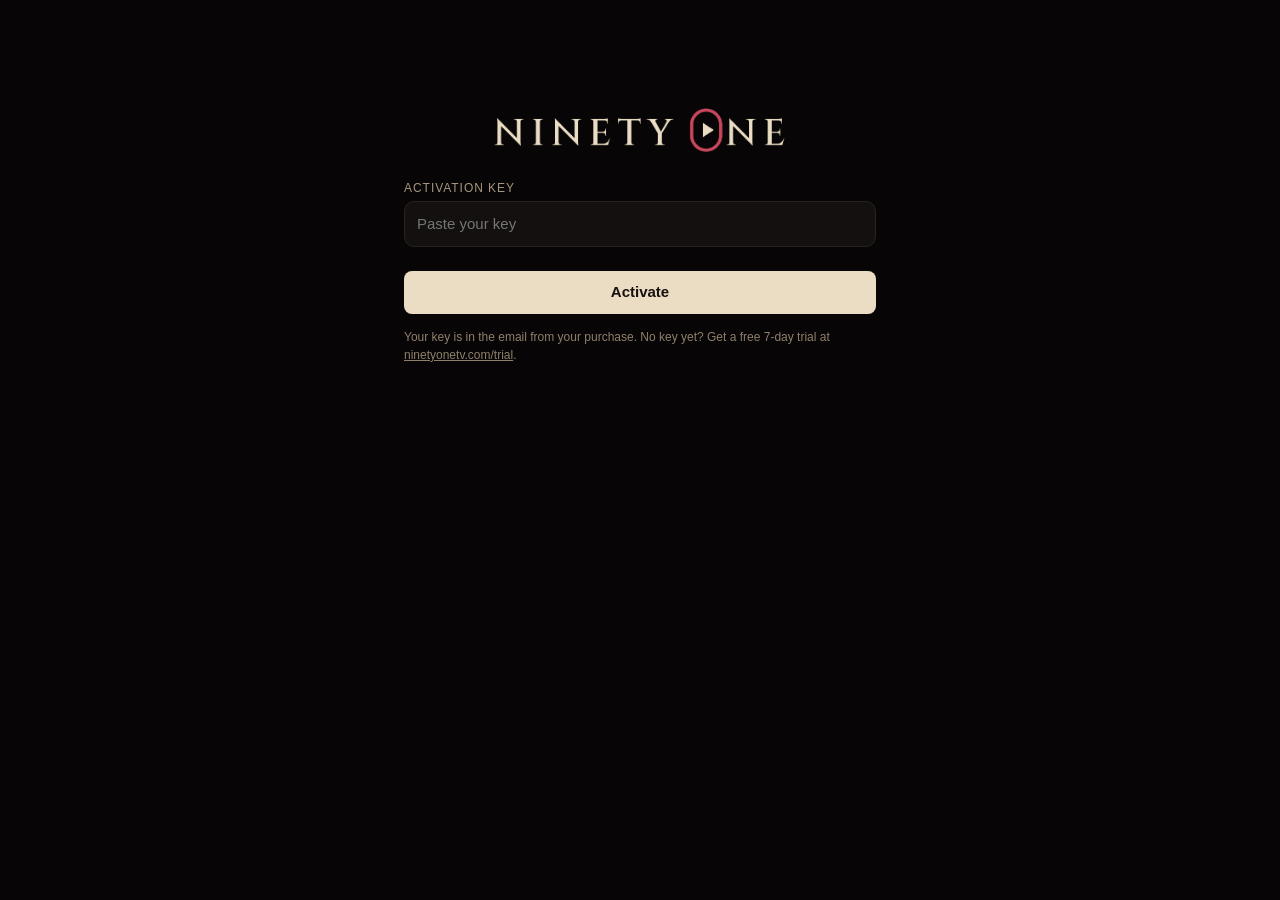
<file: docs/app/index.html>
<!doctype html>
<html lang="en">
<head>
<meta charset="utf-8">
<meta name="viewport" content="width=device-width,initial-scale=1,viewport-fit=cover">
<title>91 TV</title>
<meta name="theme-color" content="#070506">
<meta name="apple-mobile-web-app-capable" content="yes">
<meta name="mobile-web-app-capable" content="yes">
<meta name="apple-mobile-web-app-status-bar-style" content="black-translucent">
<meta name="apple-mobile-web-app-title" content="91 TV">
<link rel="apple-touch-icon" href="icon-180.png">
<link rel="icon" href="icon-192.png">
<link rel="manifest" href="manifest.json">
<style>
:root{--bg:#070506;--card:#14100f;--line:#2a2220;--cream:#ebddc4;--gold:#d7b88a;--gray:#a8977e;--muted:#8f806c;--rose:#c9475c;--top:env(safe-area-inset-top);--bot:env(safe-area-inset-bottom)}
*{box-sizing:border-box;-webkit-tap-highlight-color:transparent}
html,body{margin:0;height:100%;background:var(--bg);color:var(--cream);font:15px/1.35 -apple-system,BlinkMacSystemFont,"Segoe UI",Roboto,sans-serif;overscroll-behavior:none}
button,input{font:inherit;color:inherit}
#app{position:fixed;inset:0;display:flex;flex-direction:column}
header{display:flex;align-items:center;gap:10px;padding:calc(var(--top) + 10px) 16px 8px}
header img{height:22px;display:block}
.sp{flex:1}
.chip{font-size:11px;letter-spacing:.08em;color:var(--gold);border:1px solid var(--line);border-radius:14px;padding:4px 9px;white-space:nowrap}
.clock{font-size:15px;color:var(--cream);font-variant-numeric:tabular-nums}
.ib{background:none;border:0;padding:6px;color:var(--gray);font-size:20px}
main{flex:1;overflow-y:auto;-webkit-overflow-scrolling:touch;padding-bottom:84px}
nav{position:fixed;left:0;right:0;bottom:0;display:flex;background:rgba(7,5,6,.96);border-top:1px solid var(--line);padding:6px 4px calc(var(--bot) + 6px);backdrop-filter:blur(10px)}
nav button{flex:1;background:none;border:0;color:var(--muted);font-size:11px;letter-spacing:.06em;padding:6px 0;display:flex;flex-direction:column;align-items:center;gap:3px}
nav button b{font-size:19px;font-weight:400;line-height:1}
nav button.on{color:var(--cream)}nav button.on b{color:var(--rose)}
h2{font:italic 600 19px Georgia,"Times New Roman",serif;margin:18px 16px 8px;color:var(--cream)}
.row{display:flex;gap:10px;overflow-x:auto;padding:0 16px 4px;scrollbar-width:none}.row::-webkit-scrollbar{display:none}
.card{flex:0 0 108px;cursor:pointer;position:relative}
.card .p{width:108px;height:162px;border-radius:8px;background:var(--card) center/cover;border:1px solid var(--line);position:relative;overflow:hidden}
.card .t{font-size:12px;color:var(--gray);margin-top:5px;display:-webkit-box;-webkit-line-clamp:2;-webkit-box-orient:vertical;overflow:hidden}
.card .r{font-size:11px;color:var(--gold)}
.bar{position:absolute;left:0;right:0;bottom:0;height:3px;background:rgba(255,255,255,.18)}.bar i{display:block;height:100%;background:var(--rose)}
.grid{display:grid;grid-template-columns:repeat(auto-fill,minmax(104px,1fr));gap:12px;padding:6px 16px}
.grid .card{flex:none}.grid .card .p{width:100%;height:0;padding-top:150%}
.search{display:block;width:calc(100% - 32px);margin:8px 16px;background:var(--card);border:1px solid var(--line);border-radius:10px;padding:10px 12px;outline:none}
.chips{display:flex;gap:8px;overflow-x:auto;padding:4px 16px 8px;scrollbar-width:none}.chips::-webkit-scrollbar{display:none}
.cat{flex:0 0 auto;border:1px solid var(--line);background:none;border-radius:16px;padding:6px 13px;color:var(--gray);font-size:13px;white-space:nowrap}
.cat.on{background:var(--rose);border-color:var(--rose);color:#fff}
.live{display:flex;align-items:center;gap:12px;padding:9px 16px;border-bottom:1px solid #15110f;cursor:pointer}
.live .lg{width:44px;height:44px;border-radius:8px;background:var(--card) center/contain no-repeat;border:1px solid var(--line);flex:none}
.live .n{flex:1;min-width:0;white-space:nowrap;overflow:hidden;text-overflow:ellipsis}
.more{display:block;margin:14px auto;background:none;border:1px solid var(--line);border-radius:18px;padding:9px 22px;color:var(--gray)}
.empty{padding:40px 24px;text-align:center;color:var(--muted)}
.sheet{position:fixed;inset:0;background:var(--bg);z-index:20;overflow-y:auto;-webkit-overflow-scrolling:touch;padding-bottom:40px}
.sheet .hero{height:260px;background:#000 center/cover;position:relative}
.sheet .hero:after{content:"";position:absolute;inset:0;background:linear-gradient(to top,var(--bg),rgba(7,5,6,.1))}
.back{position:fixed;top:calc(var(--top) + 10px);left:12px;z-index:30;width:38px;height:38px;border-radius:19px;border:0;background:rgba(0,0,0,.55);color:#fff;font-size:20px}
.sheet .in{padding:0 18px;margin-top:-34px;position:relative;z-index:2}
.sheet h1{font:italic 700 26px Georgia,serif;margin:0 0 6px}
.meta{color:var(--gold);font-size:13px;margin-bottom:12px}
.btn{display:inline-flex;align-items:center;gap:8px;background:var(--cream);color:#16110e;border:0;border-radius:8px;padding:11px 22px;font-weight:600;margin:0 8px 10px 0}
.btn.s{background:none;border:1px solid var(--line);color:var(--cream)}
.plot{color:var(--gray);font-size:14px;line-height:1.5}
.ep{display:flex;justify-content:space-between;gap:10px;padding:12px 4px;border-bottom:1px solid #15110f;cursor:pointer}
.ep span:last-child{color:var(--muted);font-size:12px;white-space:nowrap}
#player{position:fixed;inset:0;background:#000;z-index:40;display:flex;align-items:center;justify-content:center}
#player video{width:100%;height:100%;background:#000}
#ptitle{position:absolute;top:calc(var(--top) + 12px);left:60px;right:16px;font-size:14px;text-shadow:0 1px 4px #000;pointer-events:none;white-space:nowrap;overflow:hidden;text-overflow:ellipsis}
#perr{position:absolute;left:20px;right:20px;bottom:90px;background:rgba(0,0,0,.8);border:1px solid var(--line);border-radius:10px;padding:12px;font-size:13px;color:var(--gold);display:none}
.form{padding:calc(var(--top) + 40px) 24px 40px;max-width:480px;margin:0 auto}
.form img{display:block;height:34px;margin:0 auto 28px}
.form label{display:block;color:var(--gray);font-size:12px;letter-spacing:.08em;margin:14px 0 5px}
.form input{width:100%;background:var(--card);border:1px solid var(--line);border-radius:10px;padding:12px;outline:none}
.form .btn{width:100%;justify-content:center;margin:24px 0 0}
.note{color:var(--muted);font-size:12px;margin-top:14px;line-height:1.5}
.err{color:#e58a8a;margin-top:12px;font-size:13px;white-space:pre-wrap}
.set{padding:8px 16px}.set .b{display:flex;justify-content:space-between;align-items:center;padding:14px 0;border-bottom:1px solid #15110f;gap:12px}.set .b small{display:block;color:var(--muted);font-size:12px}
.set button{background:none;border:1px solid var(--line);border-radius:8px;padding:7px 14px;color:var(--cream)}
.spin{padding:30px;text-align:center;color:var(--muted)}
.pt{display:grid;grid-template-columns:repeat(5,1fr);gap:6px;padding:0 16px}.pt div{background:var(--card);border:1px solid var(--line);border-radius:10px;padding:8px 2px;text-align:center;font-size:11px;color:var(--gray)}.pt b{display:block;color:var(--cream);font-size:14px;font-weight:500;margin-top:3px}.pt .nx{border-color:var(--rose)}
.hero0,.quick{display:none}
/* ---- computer / TV browser: same look as the Windows and TV apps (top bar, wide rows, big posters) ---- */
@media (min-width:900px){
  header{position:fixed;top:0;left:0;right:0;z-index:15;height:68px;padding:0 36px;background:linear-gradient(#070506 70%,rgba(7,5,6,0))}
  header img{height:28px}
  .clock{font-size:20px}.chip{font-size:13px;padding:5px 12px}.ib{font-size:22px}
  nav{top:0;bottom:auto;left:240px;right:300px;height:68px;z-index:16;background:none;border:0;padding:0;backdrop-filter:none;justify-content:center;gap:6px}
  nav button{flex:0 0 auto;flex-direction:row;font-size:13px;letter-spacing:.14em;padding:0 18px;color:var(--gray);position:relative}
  nav button b{display:none}
  nav button.on{color:var(--cream)}nav button.on:after{content:"";position:absolute;left:18px;right:18px;bottom:16px;height:2px;background:var(--rose)}
  nav button:hover{color:var(--cream)}
  main{padding:68px 0 40px}
  main>*{max-width:1560px;margin-left:auto;margin-right:auto}
  h2{font-size:24px;margin:30px 36px 12px}
  .row{padding:0 36px 8px;gap:16px}
  .card{flex:0 0 168px}.card .p{width:168px;height:252px;border-radius:10px}
  .card:hover .p{border-color:var(--gold)}
  .card .t{font-size:14px;margin-top:8px}.card .r{font-size:12px}
  .grid{grid-template-columns:repeat(auto-fill,minmax(168px,1fr));gap:22px 18px;padding:10px 36px}
  .search{width:calc(100% - 72px);max-width:520px;margin:18px 36px 10px;padding:12px 16px;font-size:16px}
  main:has(.split){overflow:hidden;display:flex;flex-direction:column}
  main>.split{max-width:none;margin:0;width:100%;flex:1;min-height:0;display:grid;grid-template-columns:290px 1fr;grid-template-rows:auto minmax(0,1fr)}
  .split .search{grid-column:2;grid-row:1;margin:16px 36px 10px 0;width:auto;max-width:520px}
  .split .chips{grid-column:1;grid-row:1/3;flex-direction:column;flex-wrap:nowrap;gap:2px;overflow-y:auto;padding:12px 10px 20px 36px;border-right:1px solid var(--line);scrollbar-width:thin}
  .split .cat{flex:none;text-align:left;border:0;border-radius:8px;padding:9px 12px;font-size:14px;white-space:normal;line-height:1.25;color:var(--gray)}
  .split .cat:hover{background:#17120f;color:var(--cream)}.split .cat.on{background:var(--rose);color:#fff}
  .split #res{grid-column:2;grid-row:2;overflow-y:auto;min-height:0;padding-bottom:30px}
  .split .grid{padding:12px 36px 12px 10px}.split .live{padding:11px 20px 11px 0}
  .live{padding:11px 36px}.live:hover{background:#120e0d}.live .lg{width:56px;height:56px}.live .n{font-size:17px}
  #res:has(.live){columns:2;column-gap:0}#res .live{break-inside:avoid}
  .empty{padding:80px 24px;font-size:18px}
  .pt{padding:0 36px;gap:12px;max-width:760px;margin-left:0}.pt div{padding:12px 4px;font-size:13px}.pt b{font-size:20px}
  #pt{max-width:none}
  .hero0{display:flex;align-items:flex-end;height:360px;margin:0 36px 8px;border-radius:14px;overflow:hidden;position:relative;background:#14100f center 25%/cover;border:1px solid var(--line)}
  .hero0:before{content:"";position:absolute;inset:0;background:linear-gradient(90deg,rgba(7,5,6,.92) 15%,rgba(7,5,6,.25)),linear-gradient(to top,rgba(7,5,6,.85),transparent 60%)}
  .hero0 div{position:relative;padding:36px 44px;max-width:640px}
  .hero0 small{color:var(--rose);letter-spacing:.16em;font-size:12px}
  .hero0 h1{font:italic 700 42px/1.1 Georgia,serif;margin:8px 0 18px}
  .row{scrollbar-width:thin;scrollbar-color:#3a2d29 transparent;padding-bottom:14px}.row::-webkit-scrollbar{display:block;height:8px}.row::-webkit-scrollbar-thumb{background:#3a2d29;border-radius:4px}
  #hx .chips{flex-wrap:wrap;max-height:150px;overflow:hidden auto;padding:6px 36px 14px;scrollbar-width:thin;scrollbar-color:#3a2d29 transparent}
  .quick{display:grid;grid-template-columns:repeat(3,1fr);gap:18px;margin:6px 36px 8px}
  .quick button{height:150px;border-radius:14px;border:1px solid var(--line);background:linear-gradient(135deg,#1d1513,#0e0a09);text-align:left;padding:0 30px;display:flex;flex-direction:column;justify-content:center;gap:6px;cursor:pointer}
  .quick button:hover{border-color:var(--gold)}
  .quick b{font:italic 700 30px Georgia,serif;font-weight:700;color:var(--cream)}.quick span{font-size:14px;color:var(--gray)}
  .card.lv{flex:0 0 230px}.card.lv .p{width:230px;height:130px;background-size:contain;background-repeat:no-repeat;background-color:#1a1412}
  .sheet .hero{height:420px}
  .sheet .in{max-width:900px;margin-left:auto;margin-right:auto;padding:0 36px}
  .sheet h1{font-size:38px}.plot{font-size:16px}.meta{font-size:15px}
  .back{left:36px;top:18px;width:44px;height:44px}
  .set{max-width:760px;margin:0 auto;padding:30px 36px}
  .form{max-width:520px;padding-top:12vh}.form img{height:44px}
  #ptitle{left:90px;font-size:18px}
}
</style>
</head>
<body>
<div id="app"></div>
<script>
"use strict";
// ---------- tiny helpers
const $ = (s, r = document) => r.querySelector(s);
const esc = s => String(s == null ? "" : s).replace(/[&<>"']/g, c => ({ "&": "&amp;", "<": "&lt;", ">": "&gt;", '"': "&quot;", "'": "&#39;" }[c]));
const LS = {
  get(k, d) { try { const v = localStorage.getItem("91tv." + k); return v == null ? d : JSON.parse(v); } catch (e) { return d; } },
  set(k, v) { try { localStorage.setItem("91tv." + k, JSON.stringify(v)); } catch (e) {} }
};
const app = $("#app");
let cfg = LS.get("cfg", null);                    // {server,user,pass,proxy}
const mem = {};                                   // in-memory API cache
let tab = "home", cat = {}, query = "", shown = 60;

// ---------- Xtream API
function base() { return cfg.server.replace(/\/+$/, ""); }
function viaProxy(u) { return cfg.proxy ? cfg.proxy.replace(/\/+$/, "") + "/" + u : u; }
async function api(action, params = {}, cacheKey) {
  const k = cacheKey || action + JSON.stringify(params);
  if (mem[k]) return mem[k];
  const q = new URLSearchParams({ username: cfg.user, password: cfg.pass, ...(action ? { action } : {}), ...params });
  const url = base() + "/player_api.php?" + q;
  let last;
  for (let i = 0; i < 3; i++) {
    try {
      const r = await fetch(viaProxy(url));
      if (r.status >= 500 && i < 2) { await new Promise(s => setTimeout(s, 1500 * (i + 1))); continue; }
      if (!r.ok) throw new Error("Server answered " + r.status);
      return mem[k] = await r.json();
    } catch (e) { last = e; if (i < 2) await new Promise(s => setTimeout(s, 800)); }
  }
  throw last;
}
const KIND = {
  live:   { cats: "get_live_categories",   list: "get_live_streams", title: "Live TV" },
  movie:  { cats: "get_vod_categories",    list: "get_vod_streams",  title: "Movies" },
  series: { cats: "get_series_categories", list: "get_series",       title: "Series" }
};
function norm(kind, s) {
  if (kind === "series") return { kind, id: String(s.series_id), name: s.name || "", logo: s.cover || "", rate: +s.rating || 0, cat: String(s.category_id) };
  if (kind === "movie") return { kind, id: String(s.stream_id), name: s.name || "", logo: s.stream_icon || "", rate: +s.rating || 0, ext: s.container_extension || "mp4", cat: String(s.category_id) };
  return { kind, id: String(s.stream_id), name: s.name || "", logo: s.stream_icon || "", cat: String(s.category_id) };
}
async function listOf(kind, catId) {
  const p = catId && catId !== "all" ? { category_id: catId } : {};
  const arr = await api(KIND[kind].list, p);
  return (arr || []).map(s => norm(kind, s));
}
function streamUrl(it) {
  const b = (cfg.stream || "").trim() ? (/^https?:\/\//i.test(cfg.stream.trim()) ? cfg.stream.trim() : "https://" + cfg.stream.trim()).replace(/\/+$/, "") : base(), c = encodeURIComponent(cfg.user) + "/" + encodeURIComponent(cfg.pass);
  if (it.kind === "live") return `${b}/live/${c}/${it.id}.m3u8`;
  if (it.kind === "movie") return `${b}/movie/${c}/${it.id}.${it.ext || "mp4"}`;
  return `${b}/series/${c}/${it.id}.${it.ext || "mp4"}`;
}
const keyOf = it => it.kind + ":" + it.id;
const clean = n => (n || "").replace(/^[^a-z]{1,14}? - /, "").replace(/\s*[\[(][^\])]*[\])]\s*/g, " ").replace(/\s+/g, " ").trim() || n;

// ---------- stored lists
const recents = () => LS.get("recent", []);
function pushRecent(it) { const r = recents().filter(x => keyOf(x) !== keyOf(it)); r.unshift({ kind: it.kind, id: it.id, name: it.name, logo: it.logo, ext: it.ext, parent: it.parent }); LS.set("recent", r.slice(0, 40)); }
const favs = () => LS.get("favs", []);
const isFav = it => favs().some(x => keyOf(x) === keyOf(it));
function toggleFav(it) { let f = favs(); if (isFav(it)) f = f.filter(x => keyOf(x) !== keyOf(it)); else f.unshift({ kind: it.kind, id: it.id, name: it.name, logo: it.logo, ext: it.ext }); LS.set("favs", f); }
const pos = () => LS.get("pos", {});
function prog(it) { const p = pos()[keyOf(it)]; return p && p.d > 0 ? Math.min(1, p.t / p.d) : 0; }

// ---------- views
function setup(msg) {
  const c = cfg || {};
  app.innerHTML = `<div class="form"><img src="wordmark.png" alt="91 TV">
  <label>SERVER</label><input id="s" placeholder="https://example.com" value="${esc(c.server)}" autocapitalize="off" autocorrect="off">
  <label>USERNAME</label><input id="u" value="${esc(c.user)}" autocapitalize="off" autocorrect="off">
  <label>PASSWORD</label><input id="p" type="password" value="${esc(c.pass)}" autocapitalize="off">
  <label>STREAM SERVER (OPTIONAL)</label><input id="st" placeholder="only if your provider gave a separate video address" value="${esc(c.stream)}" autocapitalize="off" autocorrect="off">
  <label>PROXY (ONLY IF CONNECTING FAILS)</label><input id="x" placeholder="leave empty" value="${esc(c.proxy)}" autocapitalize="off" autocorrect="off">
  <button class="btn" id="go">Connect</button>${LS.get("cfg", null) ? '<button class="btn" id="cancel" style="background:none;color:var(--cream);border:1px solid var(--line);margin-top:10px">Back</button>' : ""}<div class="err" id="e">${esc(msg || "")}</div>
  <div class="note">Your login stays on this iPhone only. Tip: tap Share, then Add to Home Screen, to use 91 TV like an app.</div></div>`;
  const cb = $("#cancel"); if (cb) cb.onclick = () => { cfg = LS.get("cfg", null); shell(); };
  $("#go").onclick = async () => {
    const n = { server: $("#s").value.trim(), user: $("#u").value.trim(), pass: $("#p").value.trim(), proxy: $("#x").value.trim(), stream: $("#st").value.trim() };
    if (!/^https?:\/\//i.test(n.server)) n.server = "https://" + n.server;
    cfg = n; $("#e").textContent = "Connecting…";
    try {
      const d = await api("", {}, "login");
      if (!d || !d.user_info || String(d.user_info.auth) !== "1") throw new Error("Login failed: check username and password");
      LS.set("cfg", cfg); shell();
    } catch (e) {
      $("#e").textContent = "Could not connect: " + (e.message || e) + (location.protocol === "https:" && /^http:/i.test(cfg.server) ? "\n\nThis server uses http, which Safari blocks on a secure page." : "\n\nIf the server is correct, it may not allow web apps. Then a proxy address is needed.");
    }
  };
}

function shell() {
  app.innerHTML = `<header><img src="wordmark.png" alt="91 TV"><span class="sp"></span><span class="chip" id="pchip" style="display:none"></span><span class="clock" id="clk"></span><button class="ib" id="gear" aria-label="Settings">⚙</button></header>
  <main id="main"></main>
  <nav>${[["home", "⌂", "HOME"], ["live", "◉", "LIVE"], ["movie", "▶", "MOVIES"], ["series", "▤", "SERIES"], ["list", "♡", "MY LIST"]].map(t => `<button data-t="${t[0]}"><b>${t[1]}</b>${t[2]}</button>`).join("")}</nav>`;
  document.querySelectorAll("nav button").forEach(b => b.onclick = () => go(b.dataset.t));
  $("#gear").onclick = () => go("settings");
  tick(); setInterval(tick, 15000); prayerChip();
  go(tab);
}
function tick() { const d = new Date(), c = $("#clk"); if (c) c.textContent = d.toLocaleTimeString([], { hour: "2-digit", minute: "2-digit", hour12: false }); }
function go(t) {
  tab = t; query = ""; shown = 60;
  document.querySelectorAll("nav button").forEach(b => b.classList.toggle("on", b.dataset.t === t));
  const m = $("#main"); m.scrollTop = 0;
  ({ home, live: () => browse("live"), movie: () => browse("movie"), series: () => browse("series"), list: myList, settings })[t]();
}

function cardHtml(it, i, big) {
  const p = prog(it), r = it.rate > 0 && it.rate <= 10 ? `<div class="r">★ ${it.rate.toFixed(1)}</div>` : "";
  return `<div class="card" data-i="${i}"><div class="p" style="background-image:url('${esc(it.logo)}')">${p > 0.02 ? `<div class="bar"><i style="width:${p * 100}%"></i></div>` : ""}</div><div class="t">${esc(clean(it.name))}</div>${r}</div>`;
}
function bind(root, items) { root.querySelectorAll(".card").forEach(c => c.onclick = () => open(items[+c.dataset.i])); }
function rowHtml(title, items, id) { return items.length ? `<h2>${esc(title)}</h2><div class="row" id="${id}">${items.map((it, i) => cardHtml(it, i)).join("")}</div>` : ""; }

function home() {
  const m = $("#main"), rec = recents(), f = favs();
  const cont = rec.filter(x => x.kind !== "live").slice(0, 20), lives = rec.filter(x => x.kind === "live").slice(0, 12);
  const h0 = cont[0] || f[0];
  m.innerHTML = (h0 ? `<div class="hero0" id="h0" style="background-image:url('${esc(h0.logo)}')"><div><small>${cont[0] ? "CONTINUE WATCHING" : "FROM YOUR LIST"}</small><h1>${esc(clean(h0.name))}</h1><button class="btn" id="h0b">▶ ${cont[0] ? "Resume" : "Open"}</button></div></div>` : "") + `<div class="quick"><button data-t="live"><b>Live TV</b><span>Channels, news and sport</span></button><button data-t="movie"><b>Movies</b><span>Your film library</span></button><button data-t="series"><b>Series</b><span>Shows and episodes</span></button></div><div id="pt"></div>` + (cont.length || f.length || lives.length ? "" : `<div class="empty">Welcome to 91 TV.<br>Open Movies, Series or Live to start watching.</div>`)
    + `<div id="hc"></div>` + rowHtml("Continue watching", cont, "r1") + rowHtml("Recent channels", lives, "r3").replace(/class="card"/g, 'class="card lv"') + rowHtml("My list", f.slice(0, 30), "r2");
  [["r1", cont], ["r3", lives], ["r2", f.slice(0, 30)]].forEach(([id, a]) => { const e = $("#" + id); if (e) bind(e, a); });
  m.querySelectorAll(".quick button").forEach(b => b.onclick = () => go(b.dataset.t));
  const hb = $("#h0b"); if (hb) hb.onclick = () => open(h0);
  prayerTable(); homeExtras();
}
async function homeExtras() {
  const m = $("#main"); if (!m) return;
  m.insertAdjacentHTML("beforeend", `<div id="hx"></div>`);
  for (const kind of ["movie", "series"]) {
    try {
      const [cats, all] = await Promise.all([api(KIND[kind].cats), listOf(kind, "all")]);
      const hx = $("#hx"); if (!hx || tab !== "home") return;
      const top = all.filter(i => i.rate > 0 && i.rate <= 10).sort((a, b) => b.rate - a.rate).slice(0, 24);
      const cl = (cats || []).slice(0, 40);
      const id = "tr" + kind, ic = "ct" + kind, nm = KIND[kind].title;
      hx.insertAdjacentHTML("beforeend", rowHtml("Top rated " + nm.toLowerCase(), top, id)
        + (cl.length ? `<h2>${nm} categories</h2><div class="chips">${cl.map(c => `<button class="cat" data-c="${esc(String(c.category_id))}" data-k="${kind}">${esc(c.category_name)}</button>`).join("")}</div>` : ""));
      const r = $("#" + id); if (r) bind(r, top);
      hx.querySelectorAll(`.cat[data-k="${kind}"]`).forEach(b => b.onclick = () => { cat[kind] = b.dataset.c; go(kind); });
    } catch (e) {}
  }
}

async function browse(kind) {
  const m = $("#main"); m.innerHTML = `<div class="spin">Loading…</div>`;
  let cats;
  try { cats = await api(KIND[kind].cats); } catch (e) { return m.innerHTML = `<div class="empty">Could not load.<br>${esc(e.message)}<br><br><button class="more" onclick="go('${kind === "movie" ? "movie" : kind}')">Try again</button></div>`; }
  cats = (cats || []).map(c => ({ id: String(c.category_id), name: c.category_name }));
  if (!cat[kind]) cat[kind] = cats.length ? cats[0].id : "all";
  const chips = [{ id: "all", name: "All" }, ...cats];
  m.innerHTML = `<div class="split"><input class="search" id="q" placeholder="Search ${KIND[kind].title}" autocapitalize="off" autocorrect="off"><div class="chips" id="chips">${chips.map(c => `<button class="cat ${c.id === cat[kind] ? "on" : ""}" data-c="${esc(c.id)}">${esc(c.name)}</button>`).join("")}</div><div id="res"></div></div>`;
  $("#chips").querySelectorAll(".cat").forEach(b => b.onclick = () => { cat[kind] = b.dataset.c; shown = 60; $("#q").value = ""; query = ""; browse(kind); });
  const on = $("#chips .on"); on && on.scrollIntoView({ inline: "center", block: "nearest" });
  let t; $("#q").oninput = e => { clearTimeout(t); t = setTimeout(() => { query = e.target.value.trim().toLowerCase(); shown = 60; draw(kind); }, 250); };
  draw(kind);
}
async function draw(kind) {
  const res = $("#res"); if (!res) return;
  res.innerHTML = `<div class="spin">Loading…</div>`;
  let items;
  try { items = await listOf(kind, query ? "all" : cat[kind]); } catch (e) { res.innerHTML = `<div class="empty">Could not load: ${esc(e.message)}</div>`; return; }
  if (!$("#res")) return;
  if (query) items = items.filter(i => i.name.toLowerCase().includes(query));
  if (!items.length) { res.innerHTML = `<div class="empty">Nothing found.</div>`; return; }
  const part = items.slice(0, shown);
  if (kind === "live") {
    res.innerHTML = part.map((it, i) => `<div class="live" data-i="${i}"><div class="lg" style="background-image:url('${esc(it.logo)}')"></div><div class="n">${esc(it.name)}</div></div>`).join("");
    res.querySelectorAll(".live").forEach(e => e.onclick = () => play(part[+e.dataset.i]));
  } else {
    res.innerHTML = `<div class="grid">${part.map((it, i) => cardHtml(it, i)).join("")}</div>`; bind(res, part);
  }
  if (items.length > shown) { const b = document.createElement("button"); b.className = "more"; b.textContent = `Show more (${items.length - shown})`; b.onclick = () => { shown += 90; draw(kind); }; res.appendChild(b); }
}
function myList() {
  const m = $("#main"), f = favs();
  m.innerHTML = f.length ? `<h2>My list</h2><div class="grid" id="g">${f.map((it, i) => cardHtml(it, i)).join("")}</div>` : `<div class="empty">Your list is empty.<br>Open a movie or series and tap Add to list.</div>`;
  if (f.length) bind($("#g"), f);
}
function settings() {
  const m = $("#main");
  m.innerHTML = `<div class="set"><div class="b"><div>Server<small>${esc(cfg.server)}</small></div><button id="s1">Change</button></div>
  <div class="b"><div>Clear watch history<small>Continue watching and positions</small></div><button id="s2">Clear</button></div>
  <div class="b"><div>Reload lists<small>Download channels, movies and series again</small></div><button id="s3">Reload</button></div>
  <div class="b"><div>Deactivate this iPhone<small>Frees a device slot so you can use your key elsewhere</small></div><button id="s4">Deactivate</button></div>
  <div class="b"><div>91 TV web<small>iPhone version 1.1</small></div></div></div>`;
  $("#s1").onclick = () => setup();
  $("#s4").onclick = async () => { if (!confirm("Deactivate this iPhone?")) return; if (!lic.owner) { try { await licPost("deactivate", { license_key: lic.key, instance_id: lic.inst }); } catch (e) {} } lic = null; LS.set("lic", null); activation(); };
  $("#s2").onclick = () => { LS.set("recent", []); LS.set("pos", {}); $("#s2").textContent = "Cleared"; };
  $("#s3").onclick = () => { for (const k in mem) if (k !== "login") delete mem[k]; $("#s3").textContent = "Done"; };
}

// ---------- detail
async function open(it) {
  if (it.kind === "live") return play(it);
  const s = document.createElement("div"); s.className = "sheet";
  s.innerHTML = `<button class="back">‹</button><div class="hero" style="background-image:url('${esc(it.logo)}')"></div><div class="in"><h1>${esc(clean(it.name))}</h1><div class="meta" id="mt"></div><div id="ac"></div><div class="plot" id="pl"></div><div id="eps"></div></div>`;
  document.body.appendChild(s);
  const close = () => { s.remove(); if (tab === "home") home(); };
  $(".back", s).onclick = close; s._close = close;
  const bar = () => {
    $("#ac", s).innerHTML = (it.kind === "movie" ? `<button class="btn" id="pl1">▶ ${prog(it) > 0.02 ? "Resume" : "Play"}</button>` : "") + `<button class="btn s" id="fv">${isFav(it) ? "✓ In my list" : "+ Add to list"}</button>`;
    const p1 = $("#pl1", s); if (p1) p1.onclick = () => play(it);
    $("#fv", s).onclick = () => { toggleFav(it); bar(); };
  };
  bar();
  try {
    if (it.kind === "movie") {
      const d = await api("get_vod_info", { vod_id: it.id }), i = (d && d.info) || {};
      $("#mt", s).textContent = [i.releasedate && String(i.releasedate).slice(0, 4), i.rating && +i.rating > 0 && +i.rating <= 10 ? "★ " + (+i.rating).toFixed(1) : "", i.duration, i.genre].filter(Boolean).join("  ·  ");
      $("#pl", s).textContent = i.plot || i.description || "";
      if (i.backdrop_path) { const b = Array.isArray(i.backdrop_path) ? i.backdrop_path[0] : i.backdrop_path; if (b) $(".hero", s).style.backgroundImage = `url('${b}')`; }
      const ext = d && d.movie_data && d.movie_data.container_extension; if (ext) it.ext = ext;
    } else {
      const d = await api("get_series_info", { series_id: it.id }), i = (d && d.info) || {};
      $("#mt", s).textContent = [i.releaseDate && String(i.releaseDate).slice(0, 4), i.rating && +i.rating > 0 && +i.rating <= 10 ? "★ " + (+i.rating).toFixed(1) : "", i.genre].filter(Boolean).join("  ·  ");
      $("#pl", s).textContent = i.plot || "";
      if (i.backdrop_path) { const b = Array.isArray(i.backdrop_path) ? i.backdrop_path[0] : i.backdrop_path; if (b) $(".hero", s).style.backgroundImage = `url('${b}')`; }
      const eps = d && d.episodes || {}, box = $("#eps", s); let html = "";
      Object.keys(eps).sort((a, b) => a - b).forEach(sn => {
        html += `<h2 style="margin:18px 0 4px">Season ${esc(sn)}</h2>`;
        eps[sn].forEach(e => { const dd = { kind: "episode", id: String(e.id), ext: e.container_extension || "mp4", name: `${clean(it.name)} S${sn}E${e.episode_num}`, logo: (e.info && e.info.movie_image) || it.logo, parent: it.id };
          const p = prog(dd); html += `<div class="ep" data-e='${esc(JSON.stringify(dd))}'><span>${esc(e.episode_num)}. ${esc(e.title || "Episode " + e.episode_num)}</span><span>${p > 0.02 ? Math.round(p * 100) + "%" : esc((e.info && e.info.duration) || "")}</span></div>`; });
      });
      box.innerHTML = html || `<div class="empty">No episodes found.</div>`;
      box.querySelectorAll(".ep").forEach(el => el.onclick = () => play(JSON.parse(el.dataset.e)));
    }
  } catch (e) { $("#pl", s).textContent = "Could not load details: " + (e.message || e); }
}

// ---------- player
let hlsLib = null, hls = null;
function loadHls() { return hlsLib || (hlsLib = new Promise((res, rej) => { const s = document.createElement("script"); s.src = "https://cdnjs.cloudflare.com/ajax/libs/hls.js/1.5.13/hls.min.js"; s.onload = res; s.onerror = rej; document.head.appendChild(s); })); }
async function play(it) {
  pushRecent(it);
  const url = streamUrl(it), pl = document.createElement("div"); pl.id = "player";
  pl.innerHTML = `<video controls playsinline webkit-playsinline autoplay></video><button class="back">‹</button><div id="ptitle">${esc(clean(it.name))}</div><div id="perr"></div>`;
  document.body.appendChild(pl);
  const v = $("video", pl), err = $("#perr", pl); let timer, dbg = "";
  const stop = () => { clearInterval(timer); try { save(); } catch (e) {} if (hls) { hls.destroy(); hls = null; } v.pause(); v.removeAttribute("src"); v.load(); pl.remove(); if (tab === "home") home(); };
  function save() { if (it.kind === "live" || !v.duration || !isFinite(v.duration)) return; const p = pos(); p[keyOf(it)] = { t: v.currentTime, d: v.duration }; LS.set("pos", p); }
  $(".back", pl).onclick = stop;
  let tried = false;
  v.onerror = () => {
    if (it.kind !== "live" && !tried && /\.(mkv|avi|mp4|ts)$/i.test(url)) { tried = true; v.src = viaProxy(url.replace(/\.[a-z0-9]+$/i, ".m3u8")); v.play().catch(() => {}); return; }
    const code = v.error ? v.error.code : 0, mixed = location.protocol === "https:" && /^http:/i.test(url);
    const why = mixed ? "Your provider's streams use http, which Safari blocks inside a secure page." : it.kind === "live" ? "This channel did not start." : /\.mkv$/i.test(url) ? "iPhone cannot play MKV files here." : "This file did not start.";
    err.style.display = "block";
    err.innerHTML = esc(why) + `<div style="margin-top:10px;display:flex;gap:8px;flex-wrap:wrap"><a class="more" style="text-decoration:none" href="vlc://${url}">Open in VLC</a><a class="more" id="cpy" style="text-decoration:none" href="#">Copy link</a><a class="more" style="text-decoration:none" href="infuse://x-callback-url/play?url=${encodeURIComponent(url)}">Open in Infuse</a></div><div style="margin-top:8px;opacity:.7;font-size:12px">Error ${code}${dbg ? " · " + esc(dbg) : ""}</div><div style="margin-top:6px;opacity:.7;font-size:12px;word-break:break-all">${esc(url.replace(/^(https?:\/\/[^/]+\/(?:live|movie|series)\/)[^/]+\/[^/]+\//i, "$1•••/•••/"))}</div>`;
    const cp = $("#cpy", err); if (cp) cp.onclick = async ev => { ev.preventDefault(); try { await navigator.clipboard.writeText(url); cp.textContent = "Copied. Paste in VLC > Network"; } catch (e) { prompt("Copy this link:", url); } };
  };
  const start = () => { const sp = pos()[keyOf(it)]; if (sp && sp.t > 10 && sp.d - sp.t > 30) v.currentTime = sp.t - 3; v.play().catch(() => {}); };
  v.addEventListener("loadedmetadata", start, { once: true });
  timer = setInterval(save, 5000); v.onended = () => { const p = pos(); delete p[keyOf(it)]; LS.set("pos", p); };
  const target = viaProxy(url);
  if (it.kind === "live" && !v.canPlayType("application/vnd.apple.mpegurl")) {
    try { await loadHls(); if (window.Hls && Hls.isSupported()) { hls = new Hls(); hls.loadSource(target); hls.attachMedia(v); hls.on(Hls.Events.ERROR, (_, d) => { if (d.fatal) { dbg = d.type + " / " + d.details + (d.response ? " / HTTP " + d.response.code : d.type === "networkError" ? " / blocked or unreachable (CORS?)" : ""); v.onerror(); } }); v.play().catch(() => {}); return; } dbg = "player library not supported in this browser"; } catch (e) { dbg = "player library did not load"; }
  }
  v.src = target; v.play().catch(() => {});
}

// ---------- prayer times (Aladhan, Manama, Gulf method)
let ptDay = null;
async function prayerLoad() {
  const d = new Date(), key = `${String(d.getDate()).padStart(2, "0")}-${String(d.getMonth() + 1).padStart(2, "0")}-${d.getFullYear()}`;
  const c = LS.get("pt", null); if (c && c.key === key) return ptDay = c;
  try {
    const r = await fetch(`https://api.aladhan.com/v1/timingsByCity/${key}?city=Manama&country=Bahrain&method=8`), j = await r.json(), t = j.data.timings;
    ptDay = { key, t: { Fajr: t.Fajr, Sunrise: t.Sunrise, Dhuhr: t.Dhuhr, Asr: t.Asr, Maghrib: t.Maghrib, Isha: t.Isha } }; LS.set("pt", ptDay); return ptDay;
  } catch (e) { return ptDay; }
}
function nextPrayer() {
  if (!ptDay) return null; const now = new Date(); let best = null;
  for (const [n, s] of Object.entries(ptDay.t)) { if (n === "Sunrise") continue; const [h, m] = s.slice(0, 5).split(":").map(Number), t = new Date(now); t.setHours(h, m, 0, 0); if (t > now && (!best || t < best.t)) best = { n, s: s.slice(0, 5), t }; }
  return best;
}
async function prayerChip() {
  await prayerLoad(); const e = $("#pchip"); if (!e) return;
  const upd = () => { const n = nextPrayer(); if (!n) { e.style.display = "none"; return; } const mins = Math.round((n.t - new Date()) / 60000); e.style.display = ""; e.textContent = `${n.n.toUpperCase()} ${n.s} · ${mins >= 60 ? Math.floor(mins / 60) + "h " + mins % 60 + "m" : mins + "m"}`; };
  upd(); setInterval(upd, 30000);
}
async function prayerTable() {
  await prayerLoad(); const e = $("#pt"); if (!e || !ptDay) return; const n = nextPrayer();
  e.innerHTML = `<h2>Prayer times</h2><div class="pt">${["Fajr", "Dhuhr", "Asr", "Maghrib", "Isha"].map(k => `<div class="${n && n.n === k ? "nx" : ""}">${k}<b>${ptDay.t[k].slice(0, 5)}</b></div>`).join("")}</div>`;
}

// mouse wheel scrolls rows sideways on computers
document.addEventListener("wheel", e => { const r = e.target.closest && e.target.closest(".row"); if (r && Math.abs(e.deltaY) > Math.abs(e.deltaX) && r.scrollWidth > r.clientWidth) { r.scrollLeft += e.deltaY; e.preventDefault(); } }, { passive: false });
// ---------- start
if ("serviceWorker" in navigator) navigator.serviceWorker.register("sw.js").catch(() => {});
// ---------- activation (same keys as the TV and Windows apps)
const PAIR_API = "https://ninetyone-pair.mohammed-a-alnoaimi.workers.dev", GRACE = 7 * 86400000;
const OWNER_PIN_HASH = "242b8faf3b09925bbe051cb47f25b9168ae9ca6ea43458a5c6a993407056f62d";
async function isOwner(code) {
  const d = String(code || "").replace(/\D/g, "");
  if (d.length !== 14 || d.length !== String(code).replace(/[^A-Za-z0-9]/g, "").length) return false;
  try {
    const k = await crypto.subtle.importKey("raw", new TextEncoder().encode(d), "PBKDF2", false, ["deriveBits"]);
    const b = await crypto.subtle.deriveBits({ name: "PBKDF2", hash: "SHA-256", salt: new TextEncoder().encode("91tv-owner-pin"), iterations: 100000 }, k, 256);
    return [...new Uint8Array(b)].map(x => x.toString(16).padStart(2, "0")).join("") === OWNER_PIN_HASH;
  } catch (e) { return false; }
}
let lic = LS.get("lic", null);                    // {key, inst, seen}
async function licPost(act, o) {
  const r = await fetch(PAIR_API + "/lic/" + act, { method: "POST", headers: { "Content-Type": "application/x-www-form-urlencoded", Accept: "application/json" }, body: new URLSearchParams(o) });
  return r.json();
}
function activation(msg) {
  app.innerHTML = `<div class="form"><img src="wordmark.png" alt="91 TV">
  <label>ACTIVATION KEY</label><input id="k" placeholder="Paste your key" autocapitalize="off" autocorrect="off" autocomplete="off">
  <button class="btn" id="ak">Activate</button><div class="err" id="e">${esc(msg || "")}</div>
  <div class="note">Your key is in the email from your purchase. No key yet? Get a free 7-day trial at <a href="/trial/" style="color:inherit">ninetyonetv.com/trial</a>.</div></div>`;
  $("#ak").onclick = async () => {
    const key = $("#k").value.trim(); if (!key) return;
    $("#e").textContent = "Checking…";
    if (await isOwner(key)) { lic = { key, owner: true, seen: Date.now() }; LS.set("lic", lic); return start(); }
    try {
      const v = await licPost("activate", { license_key: key, instance_name: "iPhone web app" });
      if (v && v.activated && v.instance) { lic = { key, inst: v.instance.id, seen: Date.now() }; LS.set("lic", lic); return start(); }
      const m = String((v && v.error) || "");
      $("#e").textContent = /limit/i.test(m) ? "This key is already used on the maximum number of devices." : /expired/i.test(m) ? "This key has expired." : "Key not found. Check it and try again.";
    } catch (e) { $("#e").textContent = "Could not reach the activation server. Check your internet and try again."; }
  };
}
async function gate() {
  if (!lic || !lic.key) return activation();
  if (lic.owner) { if (await isOwner(lic.key)) return start(); lic = null; LS.set("lic", null); return activation(); }
  try {
    const v = await licPost("validate", { license_key: lic.key, instance_id: lic.inst });
    if (v && v.valid) { lic.seen = Date.now(); LS.set("lic", lic); return start(); }
    lic = null; LS.set("lic", null); return activation("Your key is no longer valid. Enter a new one.");
  } catch (e) {
    if (Date.now() - (lic.seen || 0) < GRACE && Date.now() >= (lic.seen || 0)) return start();
    return activation("Connect to the internet once to verify your key.");
  }
}
function start() { if (cfg && cfg.server) shell(); else setup(); }
gate();
</script>
<script src="tv.js"></script>
</body>
</html>
</file>
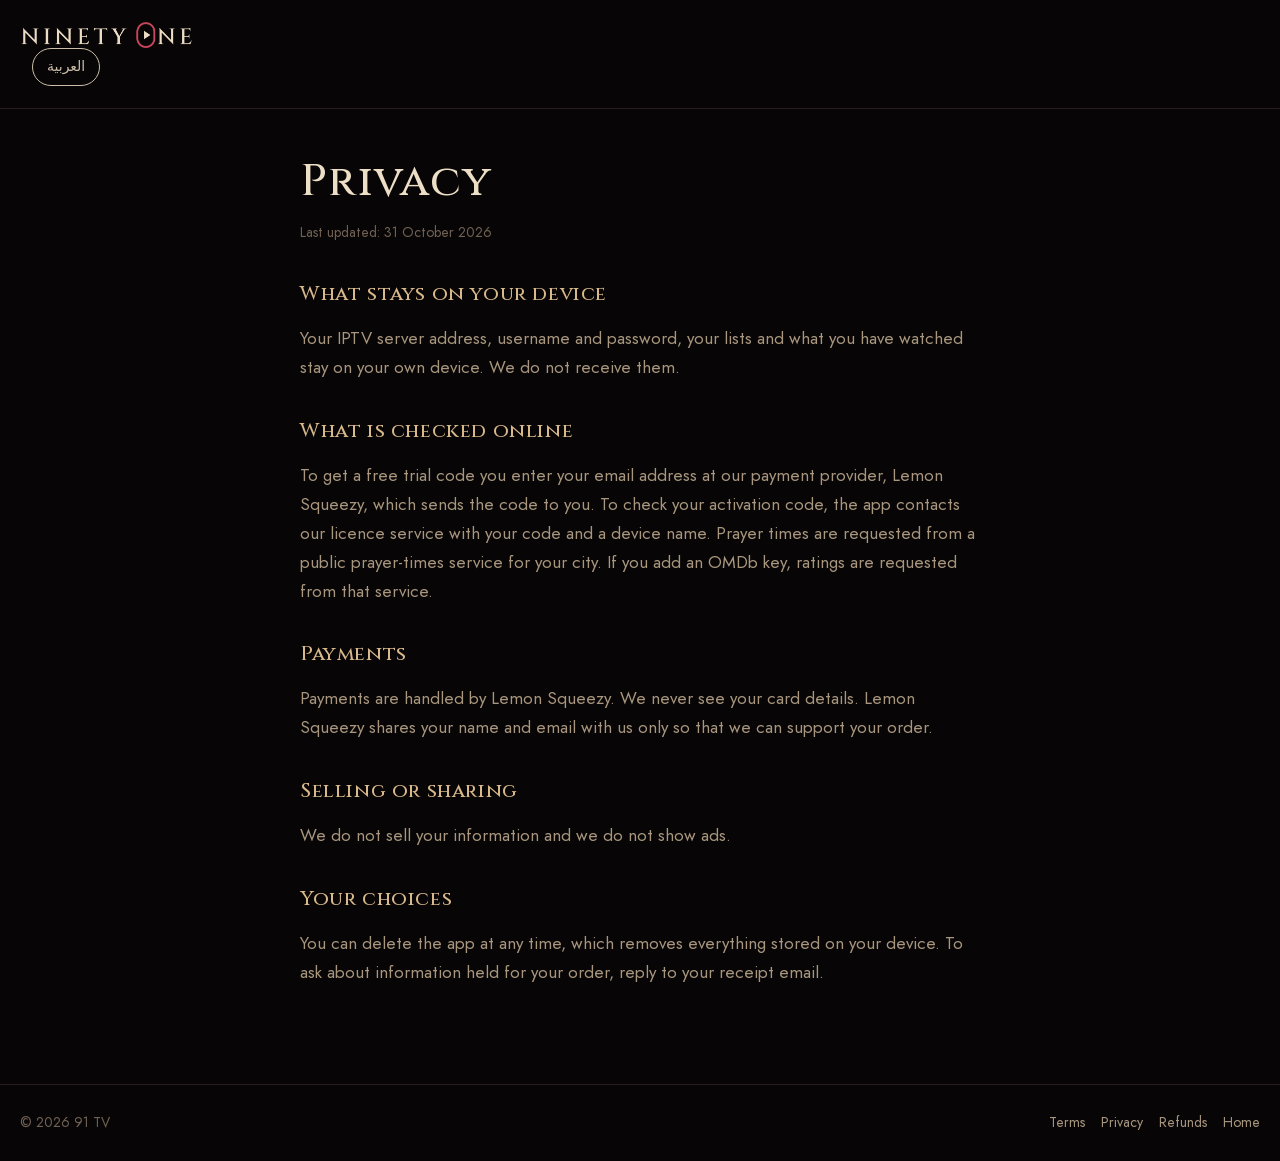
<file: docs/privacy.html>
<!DOCTYPE html>

<html lang="en"><head><meta charset="utf-8"/><meta content="width=device-width,initial-scale=1" name="viewport"/>
<title>Privacy - 91 TV</title><meta content="#080506" name="theme-color"/><link href="icon-192.png" rel="icon"/>
<style>
@font-face{font-family:"Cinzel";src:url(site/fonts/cinzel.ttf) format("truetype");font-weight:400 900;font-display:swap}
@font-face{font-family:"Jost";src:url(site/fonts/jost.ttf) format("truetype");font-weight:100 900;font-display:swap}
:root{--bg:#080506;--text:#ecdfc6;--muted:#a8977e;--gold:#d8b98b;--rose:#c9475c;--line:#2a1b1d;color-scheme:dark}
*{box-sizing:border-box}body{margin:0;background:var(--bg);color:var(--text);font:400 17px/1.7 "Jost","Avenir Next",system-ui,sans-serif;-webkit-font-smoothing:antialiased}
header{padding:22px max(20px,env(safe-area-inset-left));border-bottom:1px solid var(--line)}header img{height:26px;display:block}
main{max-width:720px;margin:0 auto;padding:48px max(20px,env(safe-area-inset-left)) 80px}
h1{font:500 clamp(30px,5vw,44px)/1.15 "Cinzel",Georgia,serif;letter-spacing:.03em;margin:0 0 6px}
h2{font:500 20px/1.3 "Cinzel",Georgia,serif;letter-spacing:.03em;color:var(--gold);margin:36px 0 8px}
p,li{color:var(--muted)}li{margin:4px 0}.d{font-size:14px;color:#6f6153}a{color:var(--gold)}:focus-visible{outline:2px solid var(--rose);outline-offset:3px}
footer{border-top:1px solid var(--line);padding:26px max(20px,env(safe-area-inset-left));font-size:14px;color:#6f6153;display:flex;gap:18px;flex-wrap:wrap;justify-content:space-between}footer a{color:var(--muted);text-decoration:none;margin-left:16px}
</style></head><body><header><a href="./"><img alt="91 TV" src="wordmark.png"/></a><button aria-label="Switch language" id="lang" type="button">العربية</button></header><main>
<h1 data-ar="الخصوصية">Privacy</h1><p class="d" data-arnote="1" hidden="" id="arnote">هذه ترجمة للتسهيل. عند أي اختلاف تسود النسخة الإنجليزية.</p><p class="d" data-ar="آخر تحديث: &lt;bdi&gt;31&lt;/bdi&gt; أكتوبر &lt;bdi&gt;2026&lt;/bdi&gt;">Last updated: 31 October 2026</p>
<h2 data-ar="ما يبقى على جهازك">What stays on your device</h2><p data-ar="عنوان خادم &lt;bdi&gt;IPTV&lt;/bdi&gt; واسم المستخدم وكلمة المرور وقوائمك وما شاهدته تبقى كلها على جهازك. نحن لا نستلمها.">Your IPTV server address, username and password, your lists and what you have watched stay on your own device. We do not receive them.</p>
<h2 data-ar="ما يُفحص عبر الإنترنت">What is checked online</h2><p data-ar="للحصول على رمز تجربة مجانية تُدخل بريدك الإلكتروني لدى مزوّد الدفع &lt;bdi&gt;Lemon Squeezy&lt;/bdi&gt;، الذي يرسل لك الرمز. وللتحقق من رمز التفعيل، يتصل التطبيق بخدمة الترخيص لدينا مع رمزك واسم الجهاز. تُطلب أوقات الصلاة من خدمة عامة لأوقات الصلاة لمدينتك. وإذا أضفت مفتاح &lt;bdi&gt;OMDb&lt;/bdi&gt; فتُطلب التقييمات من تلك الخدمة.">To get a free trial code you enter your email address at our payment provider, Lemon Squeezy, which sends the code to you. To check your activation code, the app contacts our licence service with your code and a device name. Prayer times are requested from a public prayer-times service for your city. If you add an OMDb key, ratings are requested from that service.</p>
<h2 data-ar="المدفوعات">Payments</h2><p data-ar="تتولى &lt;bdi&gt;Lemon Squeezy&lt;/bdi&gt; المدفوعات. نحن لا نرى بيانات بطاقتك أبدًا. وتشارك &lt;bdi&gt;Lemon Squeezy&lt;/bdi&gt; اسمك وبريدك معنا فقط لنتمكن من دعم طلبك.">Payments are handled by Lemon Squeezy. We never see your card details. Lemon Squeezy shares your name and email with us only so that we can support your order.</p>
<h2 data-ar="البيع أو المشاركة">Selling or sharing</h2><p data-ar="نحن لا نبيع معلوماتك ولا نعرض إعلانات.">We do not sell your information and we do not show ads.</p>
<h2 data-ar="خياراتك">Your choices</h2><p data-ar="يمكنك حذف التطبيق في أي وقت، وبذلك يُزال كل ما هو مخزّن على جهازك. للاستفسار عن المعلومات المحفوظة لطلبك، ردّ على بريد الإيصال.">You can delete the app at any time, which removes everything stored on your device. To ask about information held for your order, reply to your receipt email.</p></main><footer><span data-ar="© &lt;bdi&gt;2026 91 TV&lt;/bdi&gt;">© 2026 91 TV</span><span><a href="terms.html">Terms</a><a data-ar="الخصوصية" href="privacy.html">Privacy</a><a data-ar="الاسترداد" href="refund.html">Refunds</a><a data-ar="الرئيسية" href="./">Home</a></span></footer><script defer="" src="site/i18n.js"></script></body></html>
</file>
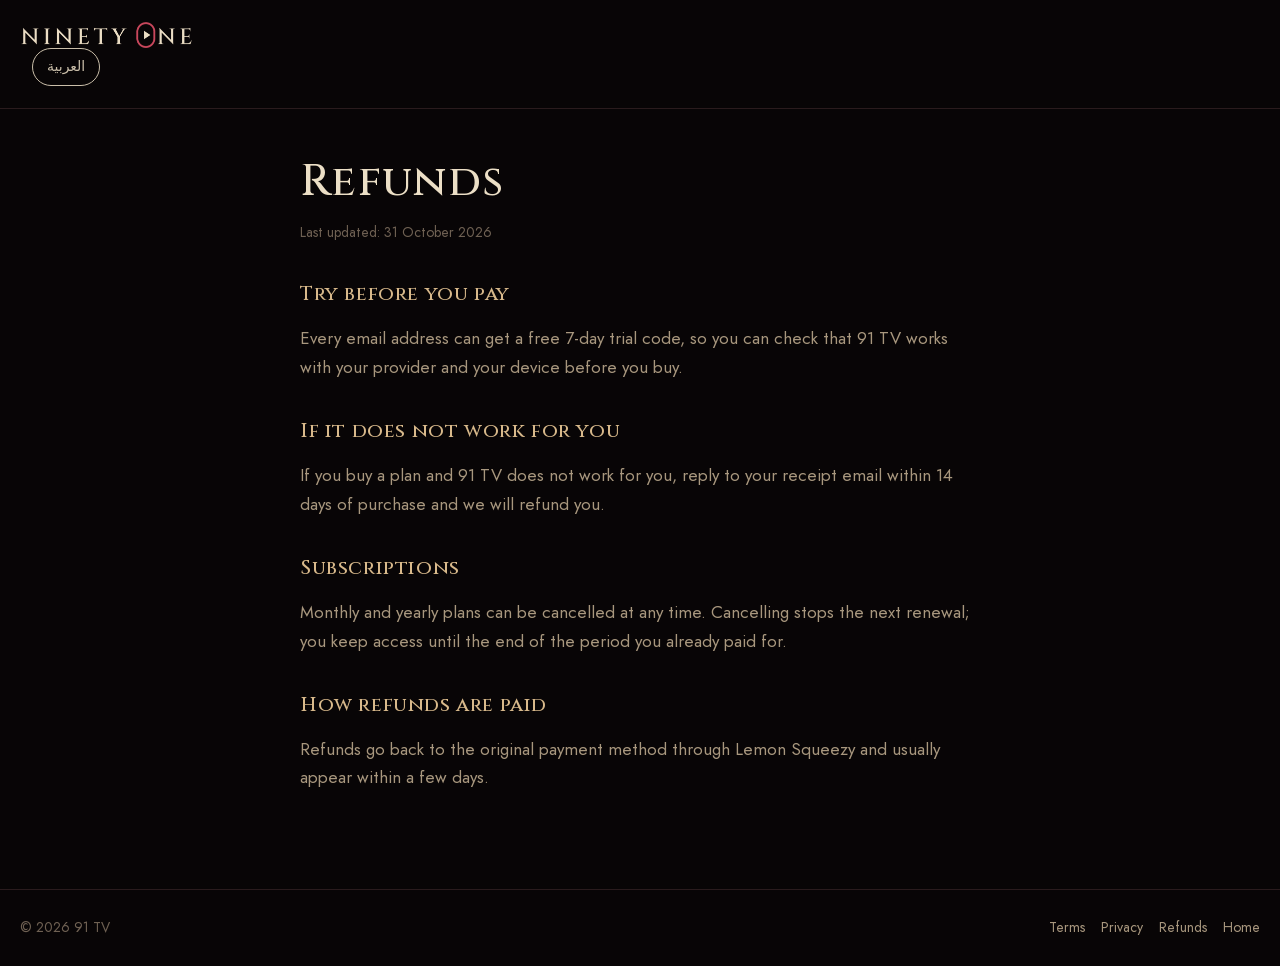
<file: docs/refund.html>
<!DOCTYPE html>

<html lang="en"><head><meta charset="utf-8"/><meta content="width=device-width,initial-scale=1" name="viewport"/>
<title>Refunds - 91 TV</title><meta content="#080506" name="theme-color"/><link href="icon-192.png" rel="icon"/>
<style>
@font-face{font-family:"Cinzel";src:url(site/fonts/cinzel.ttf) format("truetype");font-weight:400 900;font-display:swap}
@font-face{font-family:"Jost";src:url(site/fonts/jost.ttf) format("truetype");font-weight:100 900;font-display:swap}
:root{--bg:#080506;--text:#ecdfc6;--muted:#a8977e;--gold:#d8b98b;--rose:#c9475c;--line:#2a1b1d;color-scheme:dark}
*{box-sizing:border-box}body{margin:0;background:var(--bg);color:var(--text);font:400 17px/1.7 "Jost","Avenir Next",system-ui,sans-serif;-webkit-font-smoothing:antialiased}
header{padding:22px max(20px,env(safe-area-inset-left));border-bottom:1px solid var(--line)}header img{height:26px;display:block}
main{max-width:720px;margin:0 auto;padding:48px max(20px,env(safe-area-inset-left)) 80px}
h1{font:500 clamp(30px,5vw,44px)/1.15 "Cinzel",Georgia,serif;letter-spacing:.03em;margin:0 0 6px}
h2{font:500 20px/1.3 "Cinzel",Georgia,serif;letter-spacing:.03em;color:var(--gold);margin:36px 0 8px}
p,li{color:var(--muted)}li{margin:4px 0}.d{font-size:14px;color:#6f6153}a{color:var(--gold)}:focus-visible{outline:2px solid var(--rose);outline-offset:3px}
footer{border-top:1px solid var(--line);padding:26px max(20px,env(safe-area-inset-left));font-size:14px;color:#6f6153;display:flex;gap:18px;flex-wrap:wrap;justify-content:space-between}footer a{color:var(--muted);text-decoration:none;margin-left:16px}
</style></head><body><header><a href="./"><img alt="91 TV" src="wordmark.png"/></a><button aria-label="Switch language" id="lang" type="button">العربية</button></header><main>
<h1 data-ar="الاسترداد">Refunds</h1><p class="d" data-arnote="1" hidden="" id="arnote">هذه ترجمة للتسهيل. عند أي اختلاف تسود النسخة الإنجليزية.</p><p class="d" data-ar="آخر تحديث: &lt;bdi&gt;31&lt;/bdi&gt; أكتوبر &lt;bdi&gt;2026&lt;/bdi&gt;">Last updated: 31 October 2026</p>
<h2 data-ar="جرّب قبل أن تدفع">Try before you pay</h2><p data-ar="يمكن لكل بريد إلكتروني الحصول على رمز تجربة مجانية لمدة &lt;bdi&gt;7&lt;/bdi&gt; أيام، لتتأكد أن &lt;bdi&gt;91 TV&lt;/bdi&gt; يعمل مع مزوّدك وجهازك قبل الشراء.">Every email address can get a free 7-day trial code, so you can check that 91 TV works with your provider and your device before you buy.</p>
<h2 data-ar="إذا لم يناسبك">If it does not work for you</h2><p data-ar="إذا اشتريت خطة ولم يعمل &lt;bdi&gt;91 TV&lt;/bdi&gt; معك، فردّ على بريد الإيصال خلال &lt;bdi&gt;14&lt;/bdi&gt; يومًا من الشراء وسنعيد إليك المبلغ.">If you buy a plan and 91 TV does not work for you, reply to your receipt email within 14 days of purchase and we will refund you.</p>
<h2 data-ar="الاشتراكات">Subscriptions</h2><p data-ar="يمكن إلغاء الخطط الشهرية والسنوية في أي وقت. يوقف الإلغاء التجديد القادم؛ ويبقى وصولك حتى نهاية الفترة التي دفعتها.">Monthly and yearly plans can be cancelled at any time. Cancelling stops the next renewal; you keep access until the end of the period you already paid for.</p>
<h2 data-ar="كيف يُدفع الاسترداد">How refunds are paid</h2><p data-ar="يعود المبلغ المسترد إلى وسيلة الدفع الأصلية عبر &lt;bdi&gt;Lemon Squeezy&lt;/bdi&gt;، ويظهر عادةً خلال بضعة أيام.">Refunds go back to the original payment method through Lemon Squeezy and usually appear within a few days.</p></main><footer><span data-ar="© &lt;bdi&gt;2026 91 TV&lt;/bdi&gt;">© 2026 91 TV</span><span><a href="terms.html">Terms</a><a data-ar="الخصوصية" href="privacy.html">Privacy</a><a data-ar="الاسترداد" href="refund.html">Refunds</a><a data-ar="الرئيسية" href="./">Home</a></span></footer><script defer="" src="site/i18n.js"></script></body></html>
</file>
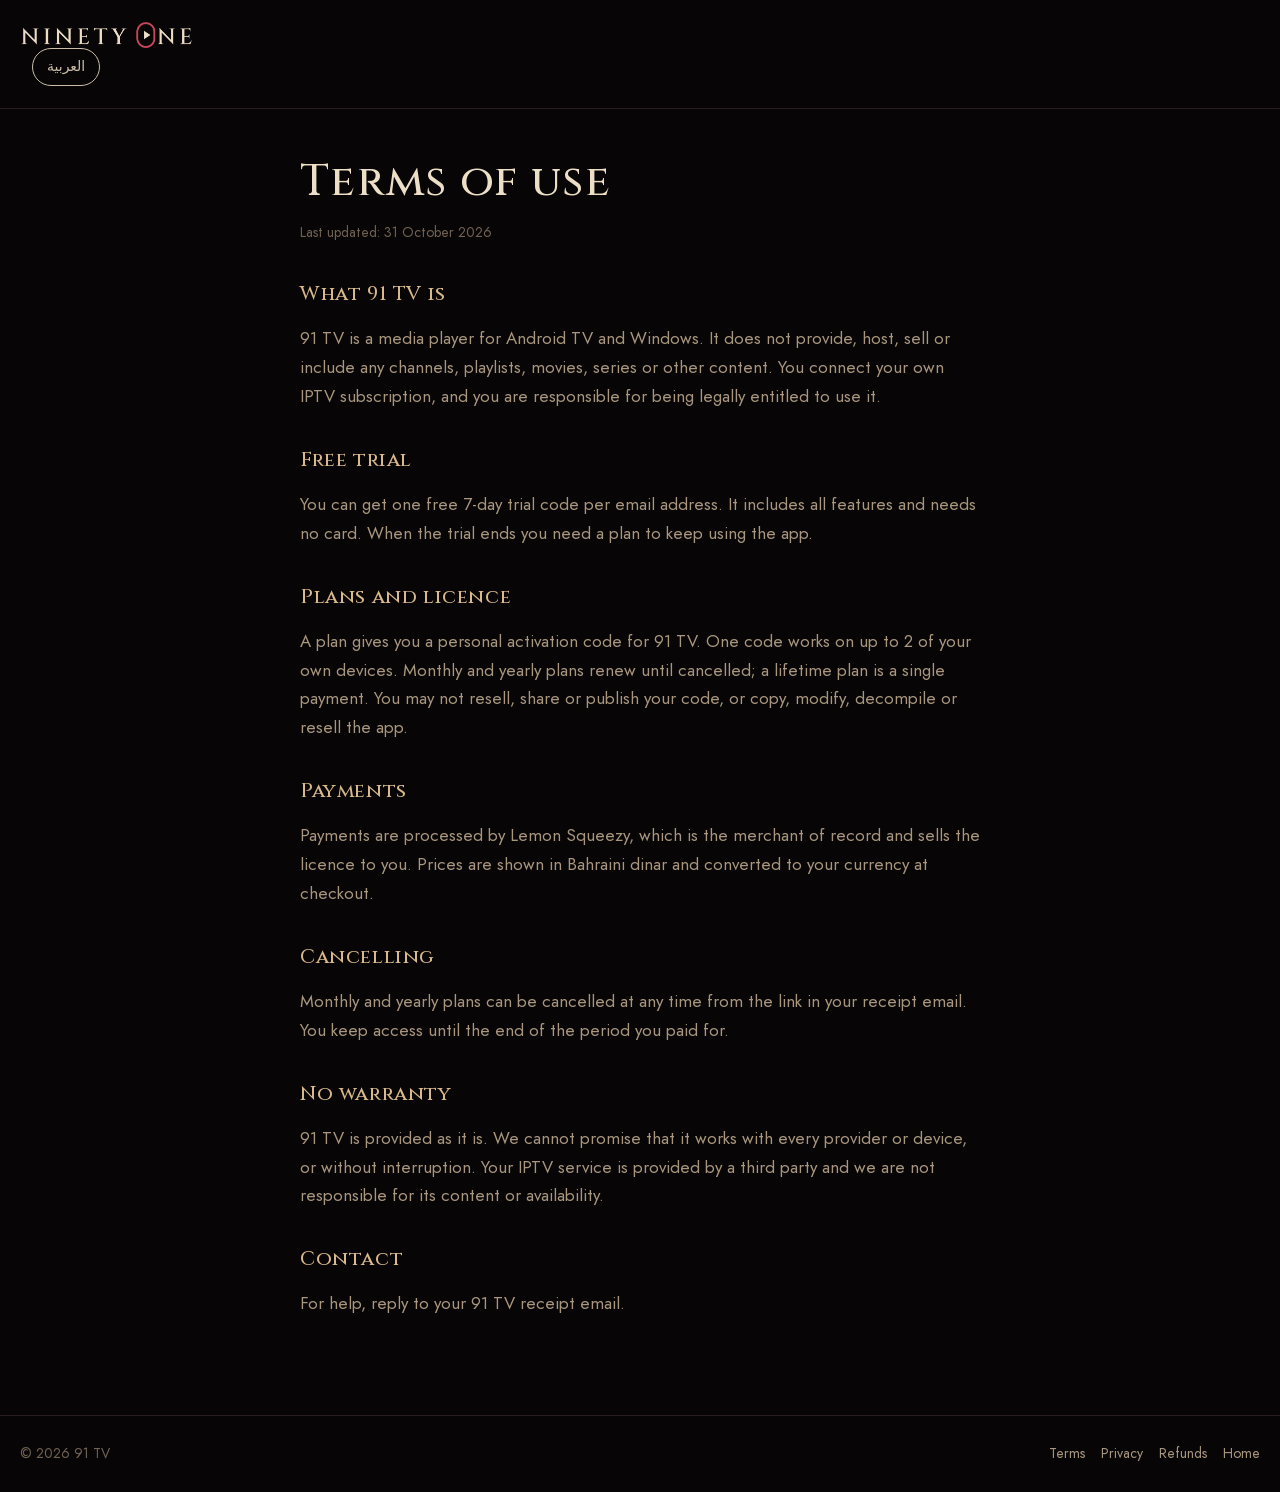
<file: docs/terms.html>
<!DOCTYPE html>

<html lang="en"><head><meta charset="utf-8"/><meta content="width=device-width,initial-scale=1" name="viewport"/>
<title>Terms of use - 91 TV</title><meta content="#080506" name="theme-color"/><link href="icon-192.png" rel="icon"/>
<style>
@font-face{font-family:"Cinzel";src:url(site/fonts/cinzel.ttf) format("truetype");font-weight:400 900;font-display:swap}
@font-face{font-family:"Jost";src:url(site/fonts/jost.ttf) format("truetype");font-weight:100 900;font-display:swap}
:root{--bg:#080506;--text:#ecdfc6;--muted:#a8977e;--gold:#d8b98b;--rose:#c9475c;--line:#2a1b1d;color-scheme:dark}
*{box-sizing:border-box}body{margin:0;background:var(--bg);color:var(--text);font:400 17px/1.7 "Jost","Avenir Next",system-ui,sans-serif;-webkit-font-smoothing:antialiased}
header{padding:22px max(20px,env(safe-area-inset-left));border-bottom:1px solid var(--line)}header img{height:26px;display:block}
main{max-width:720px;margin:0 auto;padding:48px max(20px,env(safe-area-inset-left)) 80px}
h1{font:500 clamp(30px,5vw,44px)/1.15 "Cinzel",Georgia,serif;letter-spacing:.03em;margin:0 0 6px}
h2{font:500 20px/1.3 "Cinzel",Georgia,serif;letter-spacing:.03em;color:var(--gold);margin:36px 0 8px}
p,li{color:var(--muted)}li{margin:4px 0}.d{font-size:14px;color:#6f6153}a{color:var(--gold)}:focus-visible{outline:2px solid var(--rose);outline-offset:3px}
footer{border-top:1px solid var(--line);padding:26px max(20px,env(safe-area-inset-left));font-size:14px;color:#6f6153;display:flex;gap:18px;flex-wrap:wrap;justify-content:space-between}footer a{color:var(--muted);text-decoration:none;margin-left:16px}
</style></head><body><header><a href="./"><img alt="91 TV" src="wordmark.png"/></a><button aria-label="Switch language" id="lang" type="button">العربية</button></header><main>
<h1 data-ar="شروط الاستخدام">Terms of use</h1><p class="d" data-arnote="1" hidden="" id="arnote">هذه ترجمة للتسهيل. عند أي اختلاف تسود النسخة الإنجليزية.</p><p class="d" data-ar="آخر تحديث: &lt;bdi&gt;31&lt;/bdi&gt; أكتوبر &lt;bdi&gt;2026&lt;/bdi&gt;">Last updated: 31 October 2026</p>
<h2 data-ar="ما هو &lt;bdi&gt;91 TV&lt;/bdi&gt;">What 91 TV is</h2><p data-ar="&lt;bdi&gt;91 TV&lt;/bdi&gt; مشغّل وسائط لأجهزة &lt;bdi&gt;Android TV&lt;/bdi&gt; و &lt;bdi&gt;Windows.&lt;/bdi&gt; لا يقدّم أو يستضيف أو يبيع أو يتضمن أي قنوات أو قوائم تشغيل أو أفلام أو مسلسلات أو محتوى آخر. أنت تربط اشتراك &lt;bdi&gt;IPTV&lt;/bdi&gt; الخاص بك، وأنت المسؤول عن أحقيتك القانونية في استخدامه.">91 TV is a media player for Android TV and Windows. It does not provide, host, sell or include any channels, playlists, movies, series or other content. You connect your own IPTV subscription, and you are responsible for being legally entitled to use it.</p>
<h2 data-ar="التجربة المجانية">Free trial</h2><p data-ar="يمكنك الحصول على رمز تجربة مجانية واحد لمدة &lt;bdi&gt;7&lt;/bdi&gt; أيام لكل بريد إلكتروني. يتضمن كل المزايا ولا يحتاج إلى بطاقة. عند انتهاء التجربة تحتاج إلى خطة لمواصلة استخدام التطبيق.">You can get one free 7-day trial code per email address. It includes all features and needs no card. When the trial ends you need a plan to keep using the app.</p>
<h2 data-ar="الخطط والترخيص">Plans and licence</h2><p data-ar="تمنحك الخطة رمز تفعيل شخصيًا لـ &lt;bdi&gt;91 TV.&lt;/bdi&gt; يعمل الرمز الواحد على جهازين من أجهزتك كحد أقصى. تتجدد الخطط الشهرية والسنوية حتى تُلغى؛ أما خطة مدى الحياة فهي دفعة واحدة. لا يجوز لك إعادة بيع الرمز أو مشاركته أو نشره، ولا نسخ التطبيق أو تعديله أو فك تجميعه أو إعادة بيعه.">A plan gives you a personal activation code for 91 TV. One code works on up to 2 of your own devices. Monthly and yearly plans renew until cancelled; a lifetime plan is a single payment. You may not resell, share or publish your code, or copy, modify, decompile or resell the app.</p>
<h2 data-ar="المدفوعات">Payments</h2><p data-ar="تتم معالجة المدفوعات عبر &lt;bdi&gt;Lemon Squeezy&lt;/bdi&gt;، وهي التاجر المسجّل التي تبيعك الترخيص. تُعرض الأسعار بالدينار البحريني وتُحوّل إلى عملتك عند الدفع.">Payments are processed by Lemon Squeezy, which is the merchant of record and sells the licence to you. Prices are shown in Bahraini dinar and converted to your currency at checkout.</p>
<h2 data-ar="الإلغاء">Cancelling</h2><p data-ar="يمكن إلغاء الخطط الشهرية والسنوية في أي وقت من الرابط في بريد الإيصال. يبقى وصولك حتى نهاية الفترة التي دفعتها.">Monthly and yearly plans can be cancelled at any time from the link in your receipt email. You keep access until the end of the period you paid for.</p>
<h2 data-ar="عدم وجود ضمان">No warranty</h2><p data-ar="يُقدَّم &lt;bdi&gt;91 TV&lt;/bdi&gt; كما هو. لا نستطيع أن نعد بأنه يعمل مع كل مزوّد أو جهاز، أو بدون انقطاع. خدمة &lt;bdi&gt;IPTV&lt;/bdi&gt; الخاصة بك يقدمها طرف ثالث ولسنا مسؤولين عن محتواها أو توفرها.">91 TV is provided as it is. We cannot promise that it works with every provider or device, or without interruption. Your IPTV service is provided by a third party and we are not responsible for its content or availability.</p>
<h2 data-ar="التواصل">Contact</h2><p data-ar="للمساعدة، ردّ على بريد إيصال &lt;bdi&gt;91 TV.&lt;/bdi&gt;">For help, reply to your 91 TV receipt email.</p></main><footer><span data-ar="© &lt;bdi&gt;2026 91 TV&lt;/bdi&gt;">© 2026 91 TV</span><span><a href="terms.html">Terms</a><a data-ar="الخصوصية" href="privacy.html">Privacy</a><a data-ar="الاسترداد" href="refund.html">Refunds</a><a data-ar="الرئيسية" href="./">Home</a></span></footer><script defer="" src="site/i18n.js"></script></body></html>
</file>
